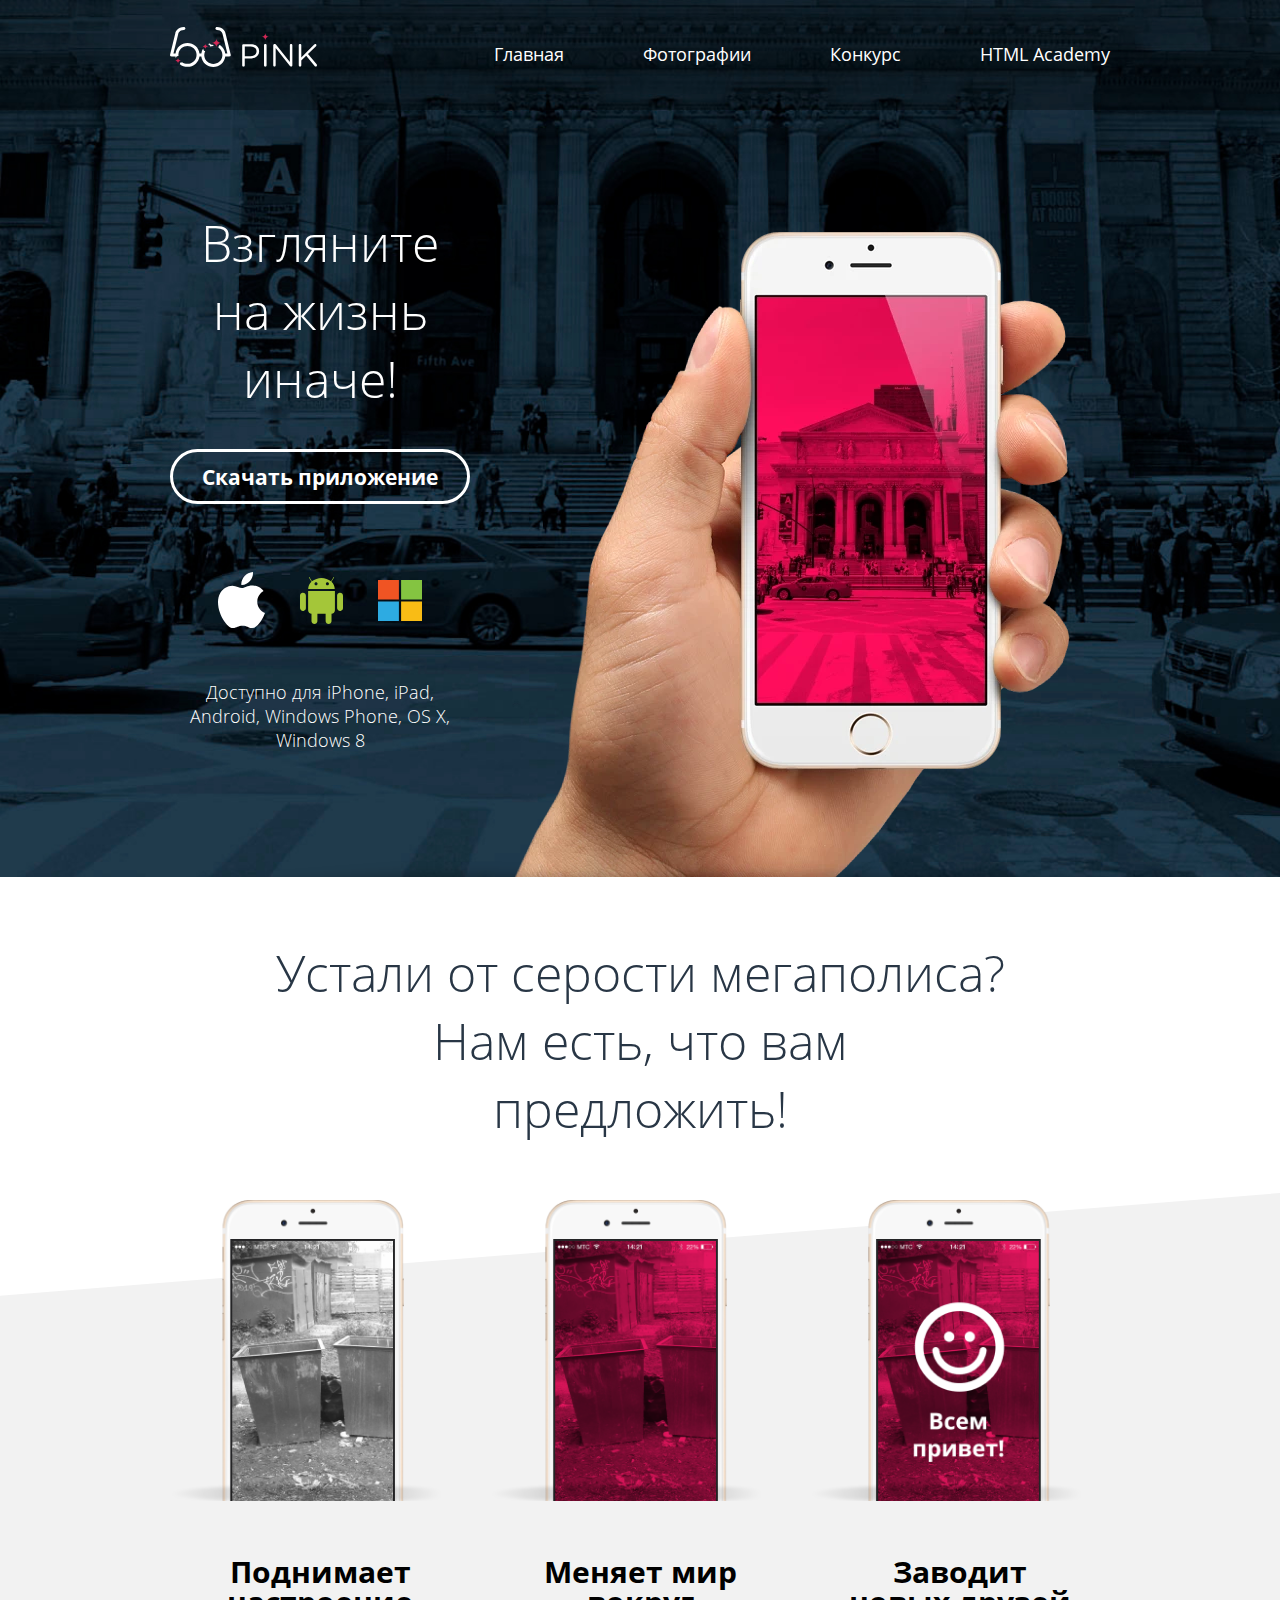
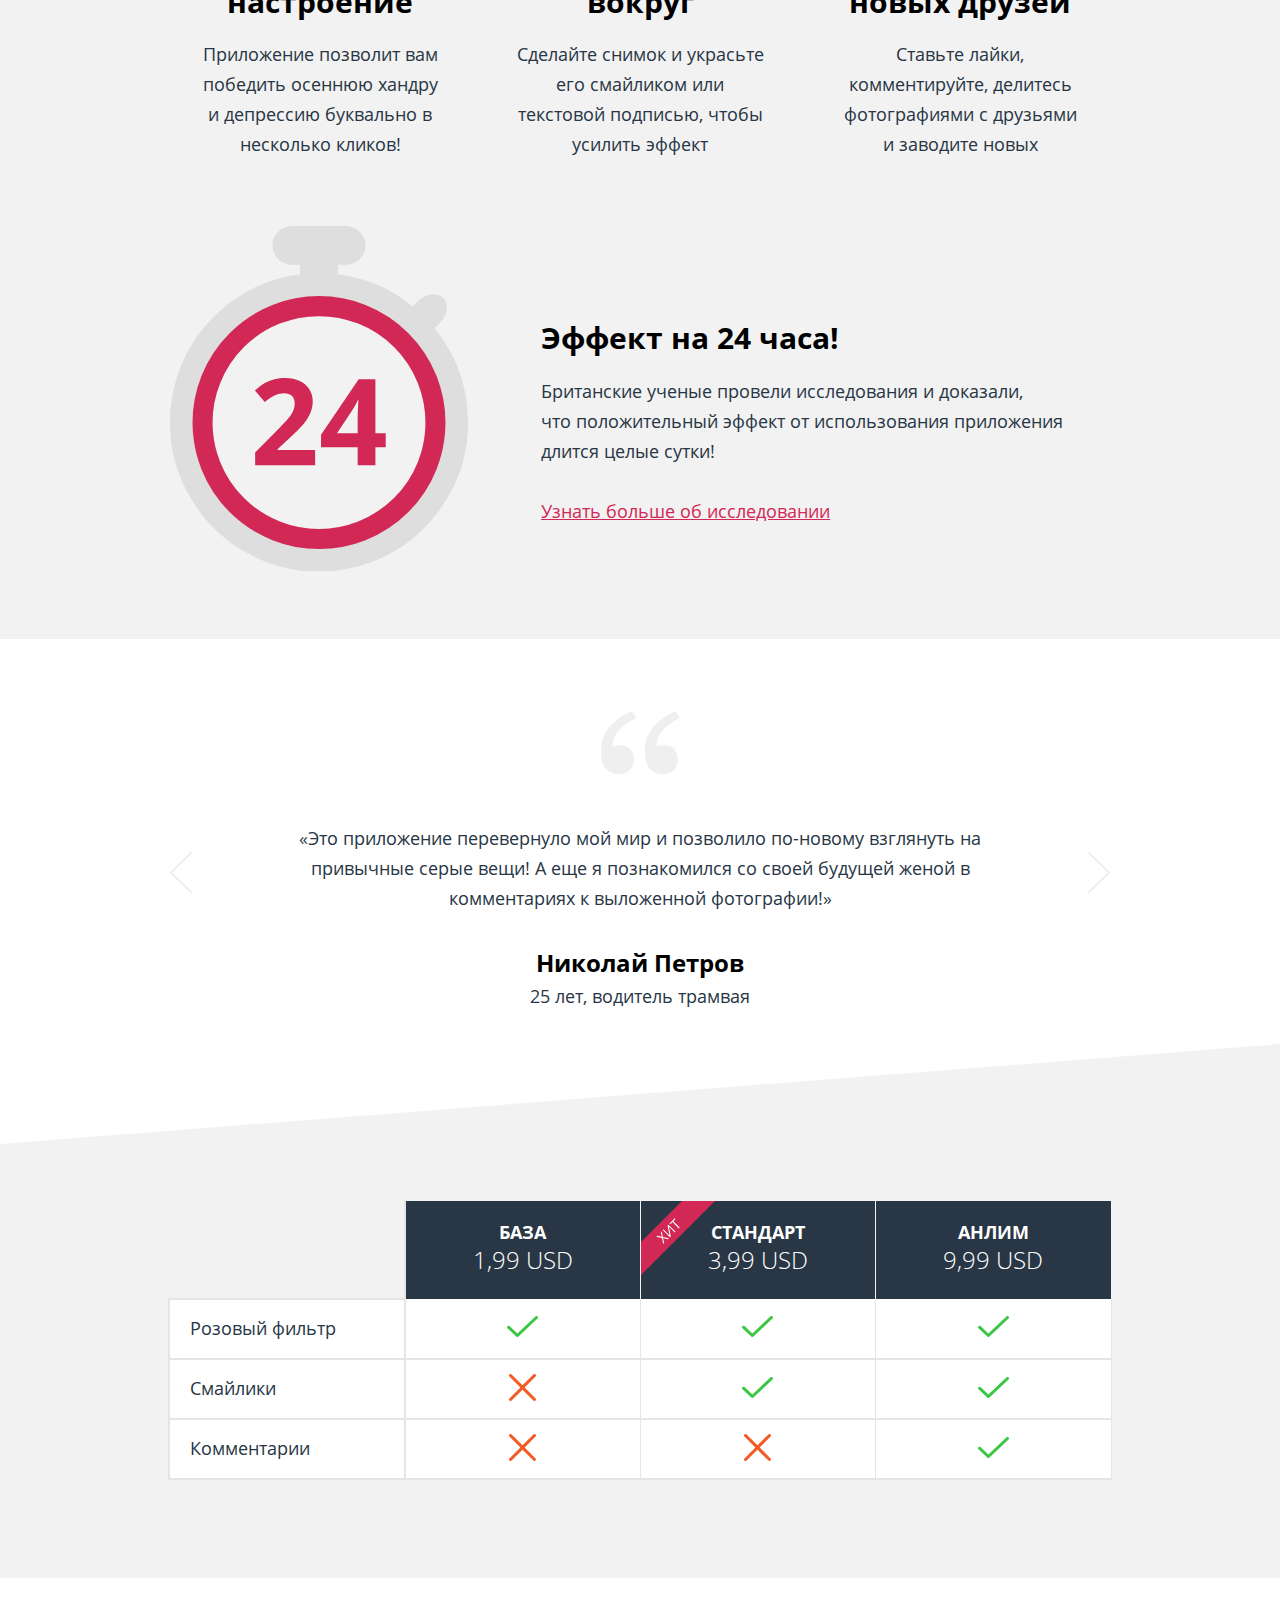
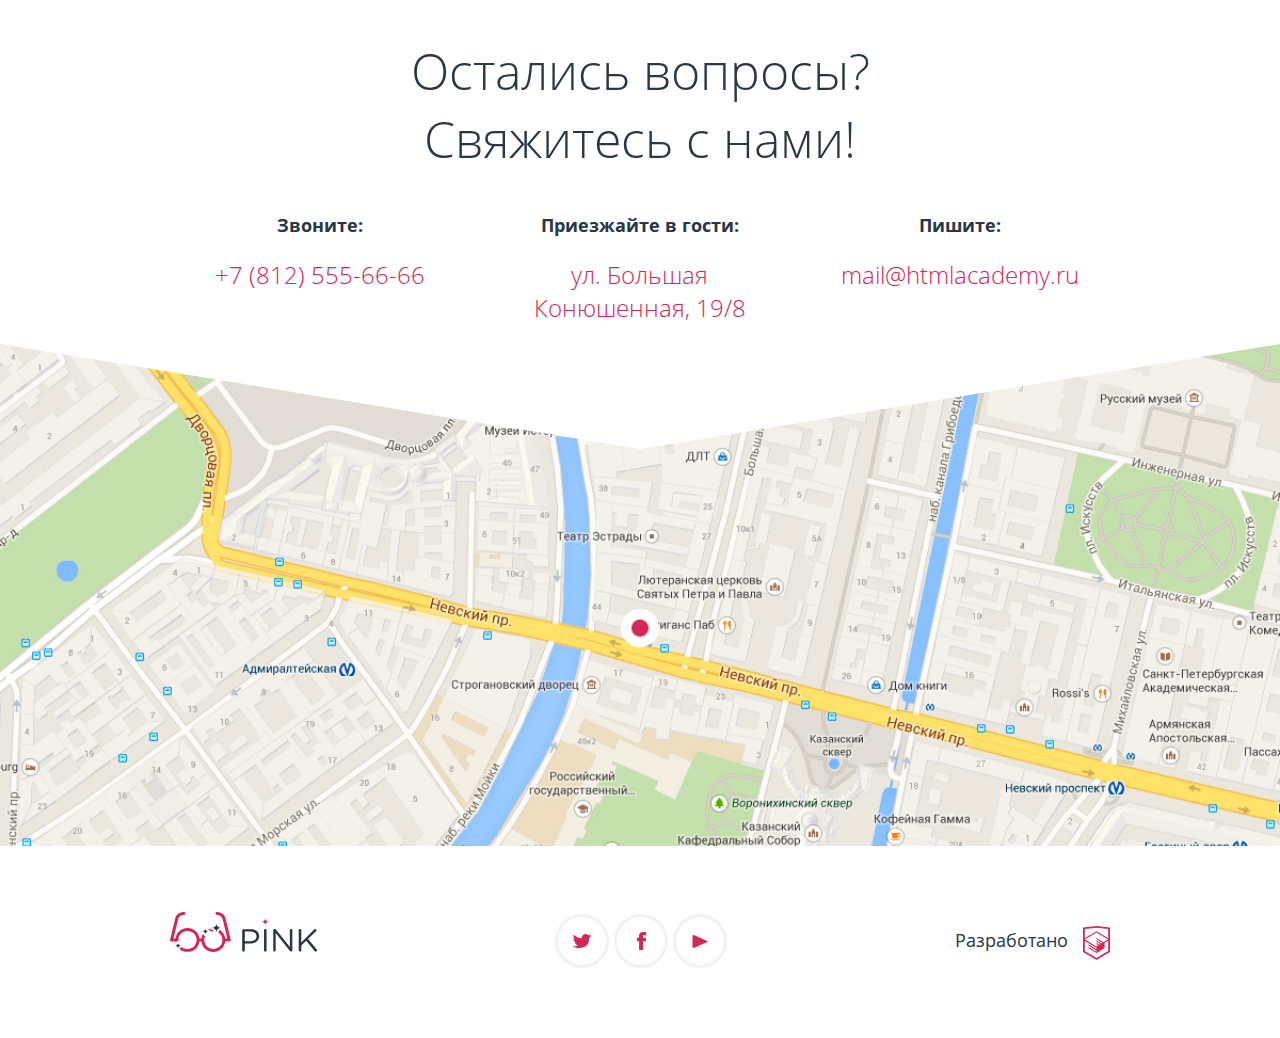
<file: index.html>
<!DOCTYPE html><html class="page no-js" lang="ru"><head><meta charset="utf-8"><meta name="viewport" content="width=device-width,initial-scale=1"><title>HTML Academy: Пинк</title><link rel="stylesheet" href="css/style.min.css"><link rel="preload" href="fonts/opensans.woff2" type="font/woff2" as="font" crossorigin><link rel="preload" href="fonts/opensansbold.woff2" type="font/woff2" as="font" crossorigin><link rel="preload" href="fonts/opensanslight.woff2" type="font/woff2" as="font" crossorigin></head><body class="page__body"><header class="header"><nav class="nav"><div class="nav__wrapper"><div class="nav__toggle-wrapper"><a class="nav__logo" aria-label="Логотип сайта Pink"><svg class="logo logo--desktop" width="147" height="40" xmlns="http://www.w3.org/2000/svg"><use xlink:href="img/sprite.svg#logo-desktop"></use></svg> <svg class="logo logo--tablet" width="145" height="40" xmlns="http://www.w3.org/2000/svg"><use xlink:href="img/sprite.svg#logo-tablet"></use></svg> <svg class="logo logo--mobile" width="74" height="23" xmlns="http://www.w3.org/2000/svg"><use xlink:href="img/sprite.svg#logo-mobile"></use></svg> </a><button class="nav__toggle nav__toggle--closed" aria-label="Меню"><svg class="nav__toggle-image nav__toggle-image--closed" width="50" height="24" xmlns="http://www.w3.org/2000/svg"><use xlink:href="img/sprite.svg#open-menu-btn"></use></svg> <svg class="nav__toggle-image nav__toggle-image--opened" width="23" height="23" xmlns="http://www.w3.org/2000/svg"><use xlink:href="img/sprite.svg#close-menu-btn"></use></svg></button></div><ul class="nav__menu menu"><li class="menu__item"><a class="menu__link">Главная</a></li><li class="menu__item"><a class="menu__link" href="catalog.html">Фотографии</a></li><li class="menu__item"><a class="menu__link" href="form.html">Конкурс</a></li><li class="menu__item"><a class="menu__link" href="https://htmlacademy.ru/intensive/adaptive">HTML Academy</a></li></ul></div></nav><section class="hero"><h2 class="visually-hidden">Скачайте приложение Pink для вашего устройства</h2><p class="hero__tagline">Взгляните на&nbsp;жизнь иначе!</p><picture><source type="image/webp" media="(min-width: 1060px)" srcset="img/download-desktop.webp, img/download-desktop@2x.webp 2x"><source type="image/webp" media="(min-width: 660px)" srcset="img/download-tablet.webp, img/download-tablet@2x.webp 2x"><source type="image/webp" srcset="img/download-mobile.webp, img/download-mobile@2x.webp 2x"><source media="(min-width: 1060px)" srcset="img/download-desktop.png, img/download-desktop@2x.png 2x"><source media="(min-width: 660px)" srcset="img/download-tablet.png, img/download-tablet@2x.png 2x"><img class="hero__image" src="img/download-mobile.png" srcset="img/download-mobile@2x.png 2x" alt="Телефон в руке"></picture><div class="hero__download"><div class="download"><a class="download__button button" href="https://www.apple.com/ru/app-store/">Скачать приложение</a><ul class="download__list"><li class="download__list-item"><a class="download__list-link" href="https://www.apple.com/ru/app-store/"><svg width="47" height="56"><use xlink:href="img/sprite.svg#apple-logo"></use></svg></a></li><li class="download__list-item"><a class="download__list-link" href="https://play.google.com/store/apps"><svg width="43" height="47"><use xlink:href="img/sprite.svg#android-logo"></use></svg></a></li><li class="download__list-item"><a class="download__list-link" href="https://www.microsoft.com/ru-ru/store/apps"><svg width="44" height="41"><use xlink:href="img/sprite.svg#microsoft-logo"></use></svg></a></li></ul><p class="download__description">Доступно для iPhone, iPad, Android, Windows Phone, OS X, Windows 8</p></div></div></section></header><main><h1 class="visually-hidden">Главная страница приложения Pink</h1><section class="advantages"><div class="container"><header class="advantages__header"><h2 class="visually-hidden">Преимущества</h2><p class="advantages__title">Устали от серости мегаполиса?</p><p class="advantages__title">Нам есть, что вам<br>предложить!</p></header><div class="advantages__wrapper"><ul class="advantages__list advantages-list"><li class="advantages-list__item advantages-list__item--mood"><h3 class="advantages-list__title">Поднимает настроение</h3><p class="advantages-list__description">Приложение позволит вам победить осеннюю хандру и депрессию буквально в несколько кликов!</p></li><li class="advantages-list__item advantages-list__item--world"><h3 class="advantages-list__title">Меняет мир вокруг</h3><p class="advantages-list__description">Сделайте снимок и украсьте его смайликом или текстовой подписью, чтобы усилить&nbsp;эффект</p></li><li class="advantages-list__item advantages-list__item--friends"><h3 class="advantages-list__title">Заводит новых&nbsp;друзей</h3><p class="advantages-list__description">Ставьте лайки, комментируйте, делитесь фотографиями с друзьями и заводите новых</p></li></ul><picture><source type="image/webp" media="(min-width: 660px)" srcset="img/advantages-tablet.webp, img/advantages-tablet@2x.webp 2x"><source type="image/webp" srcset="img/advantages-mobile.webp, img/advantages-mobile@2x.webp 2x"><source media="(min-width: 660px)" srcset="img/advantages-tablet.png, img/advantages-tablet@2x.png 2x"><img class="advantages__image" src="img/advantages-mobile.png" srcset="img/advantages-mobile@2x.png 2x" alt="Демонстрация приложения"></picture></div></div></section><section class="trick"><div class="container trick__wrapper"><div class="trick__block"><h2 class="trick__title">Эффект на&nbsp;24 часа!</h2><p class="trick__description">Британские ученые провели исследования и доказали, что&nbsp;положительный эффект от&nbsp;использования приложения длится целые сутки!</p><a class="trick__link link" href="">Узнать больше об исследовании</a></div></div></section><section class="slider reviews"><div class="container"><h2 class="visually-hidden">Отзывы</h2><div class="slider__list"><blockquote class="slider__item review"><cite class="review__author">Николай Петров</cite><p class="review__author-about">25 лет, водитель трамвая</p><p class="review__text">«Это приложение перевернуло мой мир и позволило по-новому взглянуть на привычные серые вещи! А еще я познакомился со своей будущей женой в комментариях к выложенной фотографии!»</p></blockquote><div class="slider__controls"><div class="slider__dots"><button class="slider__button slider__button--current" aria-label="Первый слайд"></button> <button class="slider__button" aria-label="Второй слайд"></button> <button class="slider__button" aria-label="Третий слайд"></button></div><div class="slider__arrows"><button class="slider__arrow" aria-label="Предыдущий слайд"></button> <button class="slider__arrow" aria-label="Следующий слайд"></button></div></div></div></div></section><section class="price"><h2 class="visually-hidden">Тарифы</h2><div class="price__slider slider container"><table class="price__table tariffs"><tr class="tariffs__row"><th class="tariffs__function tariffs__function--empty"></th><th class="tariffs__header"><p class="tariffs__title">База</p><p class="tariffs__cost">1,99 USD</p></th><th class="tariffs__header tariffs__header--hit"><p class="tariffs__title">Стандарт</p><p class="tariffs__cost">3,99 USD</p></th><th class="tariffs__header"><p class="tariffs__title">Анлим</p><p class="tariffs__cost">9,99 USD</p></th></tr><tr class="tariffs__row"><td class="tariffs__function">Розовый фильтр</td><td class="tariffs__include tariffs__include--on"><span class="tariffs__text">Розовый фильтр</span></td><td class="tariffs__include tariffs__include--on"><span class="tariffs__text">Розовый фильтр</span></td><td class="tariffs__include tariffs__include--on"><span class="tariffs__text">Розовый фильтр</span></td></tr><tr class="tariffs__row"><td class="tariffs__function">Смайлики</td><td class="tariffs__include tariffs__include--off"><span class="tariffs__text">Смайлики</span></td><td class="tariffs__include tariffs__include--on"><span class="tariffs__text">Смайлики</span></td><td class="tariffs__include tariffs__include--on"><span class="tariffs__text">Смайлики</span></td></tr><tr class="tariffs__row"><td class="tariffs__function">Комментарии</td><td class="tariffs__include tariffs__include--off"><span class="tariffs__text">Комментарии</span></td><td class="tariffs__include tariffs__include--off"><span class="tariffs__text">Комментарии</span></td><td class="tariffs__include tariffs__include--on"><span class="tariffs__text">Комментарии</span></td></tr></table><div class="slider__dots price__controls"><button class="slider__button" aria-label="Первый слайд"></button> <button class="slider__button slider__button--current" aria-label="Второй слайд"></button> <button class="slider__button" aria-label="Третий слайд"></button></div></div></section><section class="contacts"><div class="container"><h2 class="visually-hidden">Контакты</h2><p class="contacts__headline">Остались вопросы?<br>Свяжитесь с нами!</p><ul class="contacts__list"><li class="contacts__item"><h3 class="contacts__title">Звоните:</h3><a class="contacts__link link" href="tel:+78125556666">+7 (812) 555-66-66</a></li><li class="contacts__item"><h3 class="contacts__title">Пишите:</h3><a class="contacts__link link" href="mailto:mail@htmlacademy.ru">mail@htmlacademy.ru</a></li><li class="contacts__item"><h3 class="contacts__title">Приезжайте в гости:</h3><address class="contacts__address">ул. Большая Конюшенная,&nbsp;19/8</address></li></ul></div></section><section class="map"><h2 class="visually-hidden">Схема проезда</h2><iframe class="map__google" src="https://www.google.com/maps/embed?pb=!1m18!1m12!1m3!1d1998.6037999040354!2d30.322010416394033!3d59.938716271971415!2m3!1f0!2f0!3f0!3m2!1i1024!2i768!4f13.1!3m3!1m2!1s0x4696310fca5ba729%3A0xea9c53d4493c879f!2sBolshaya+Konyushennaya+ul.%2C+19%2C+Sankt-Peterburg%2C+Russia%2C+191186!5e0!3m2!1sen!2s!4v1441888483426" allowfullscreen title="Офис компании по адресу ул. Большая Конюшенная 19/8, Санкт-Петербург"></iframe></section></main><footer class="footer"><div class="footer__wrapper container"><a class="footer__logo" aria-label="Логотип сайта Pink"><svg class="footer__logo-image footer__logo-image--mobile" width="145" height="40" xmlns="http://www.w3.org/2000/svg"><use xlink:href="img/sprite.svg#logo-footer"></use></svg> <svg class="footer__logo-image footer__logo-image--desktop" width="147" height="40" xmlns="http://www.w3.org/2000/svg"><use xlink:href="img/sprite.svg#logo-footer-desktop"></use></svg></a><ul class="footer__socials socials"><li class="socials__item"><a class="socials__link" href="" aria-label="twitter"><svg width="18" height="14" xmlns="http://www.w3.org/2000/svg"><use xlink:href="img/sprite.svg#twitter"></use></svg></a></li><li class="socials__item"><a class="socials__link" href="" aria-label="facebook"><svg width="9" height="18" xmlns="http://www.w3.org/2000/svg"><use xlink:href="img/sprite.svg#facebook"></use></svg></a></li><li class="socials__item"><a class="socials__link" href="" aria-label="youtube"><svg width="20" height="13" xmlns="http://www.w3.org/2000/svg"><use xlink:href="img/sprite.svg#youtube"></use></svg></a></li></ul><p class="footer__copyrigth">Разработано <a class="footer__copyright-link" href="https://htmlacademy.ru/intensive/adaptive" aria-label="HTML Academy"><svg class="footer__copyright-logo" width="27" height="34" xmlns="http://www.w3.org/2000/svg"><use xlink:href="img/sprite.svg#htmlacademy"></use></svg></a></p></div></footer><script src="js/scripts.min.js"></script></body></html>
</file>
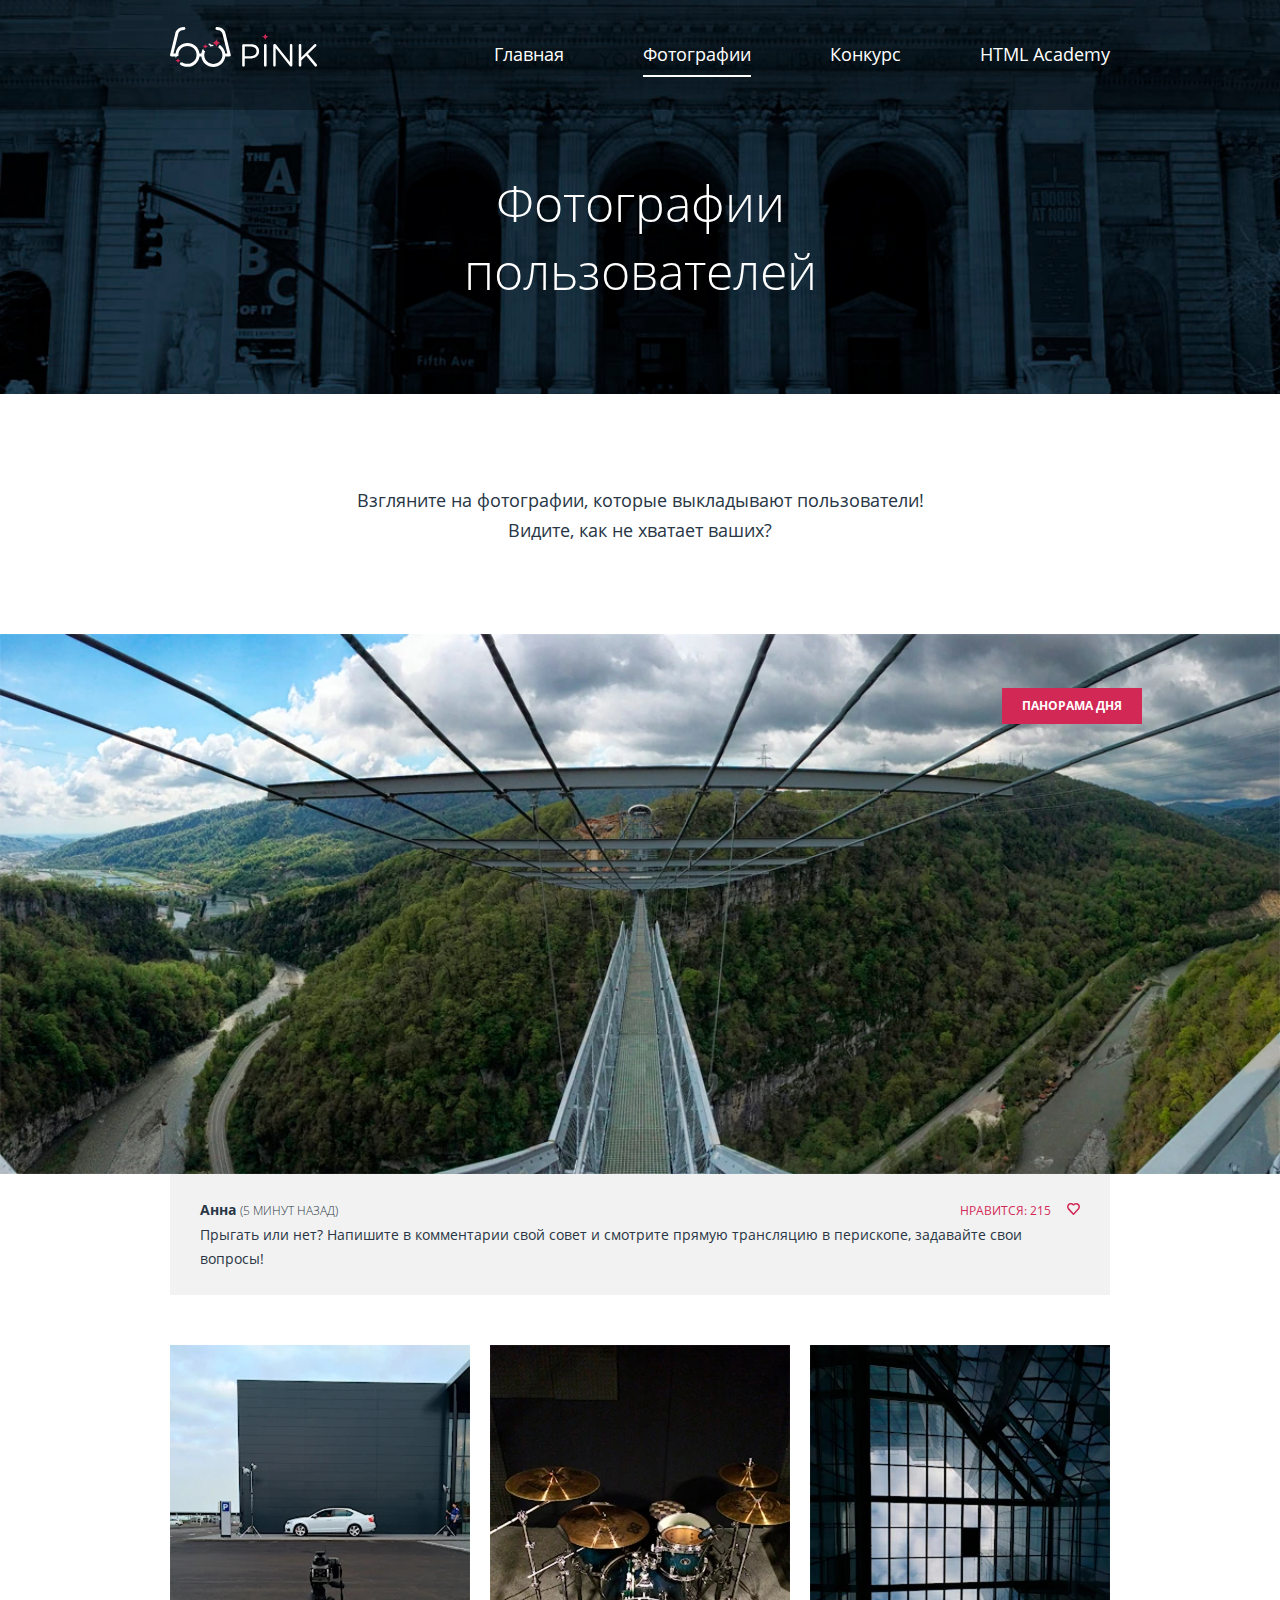
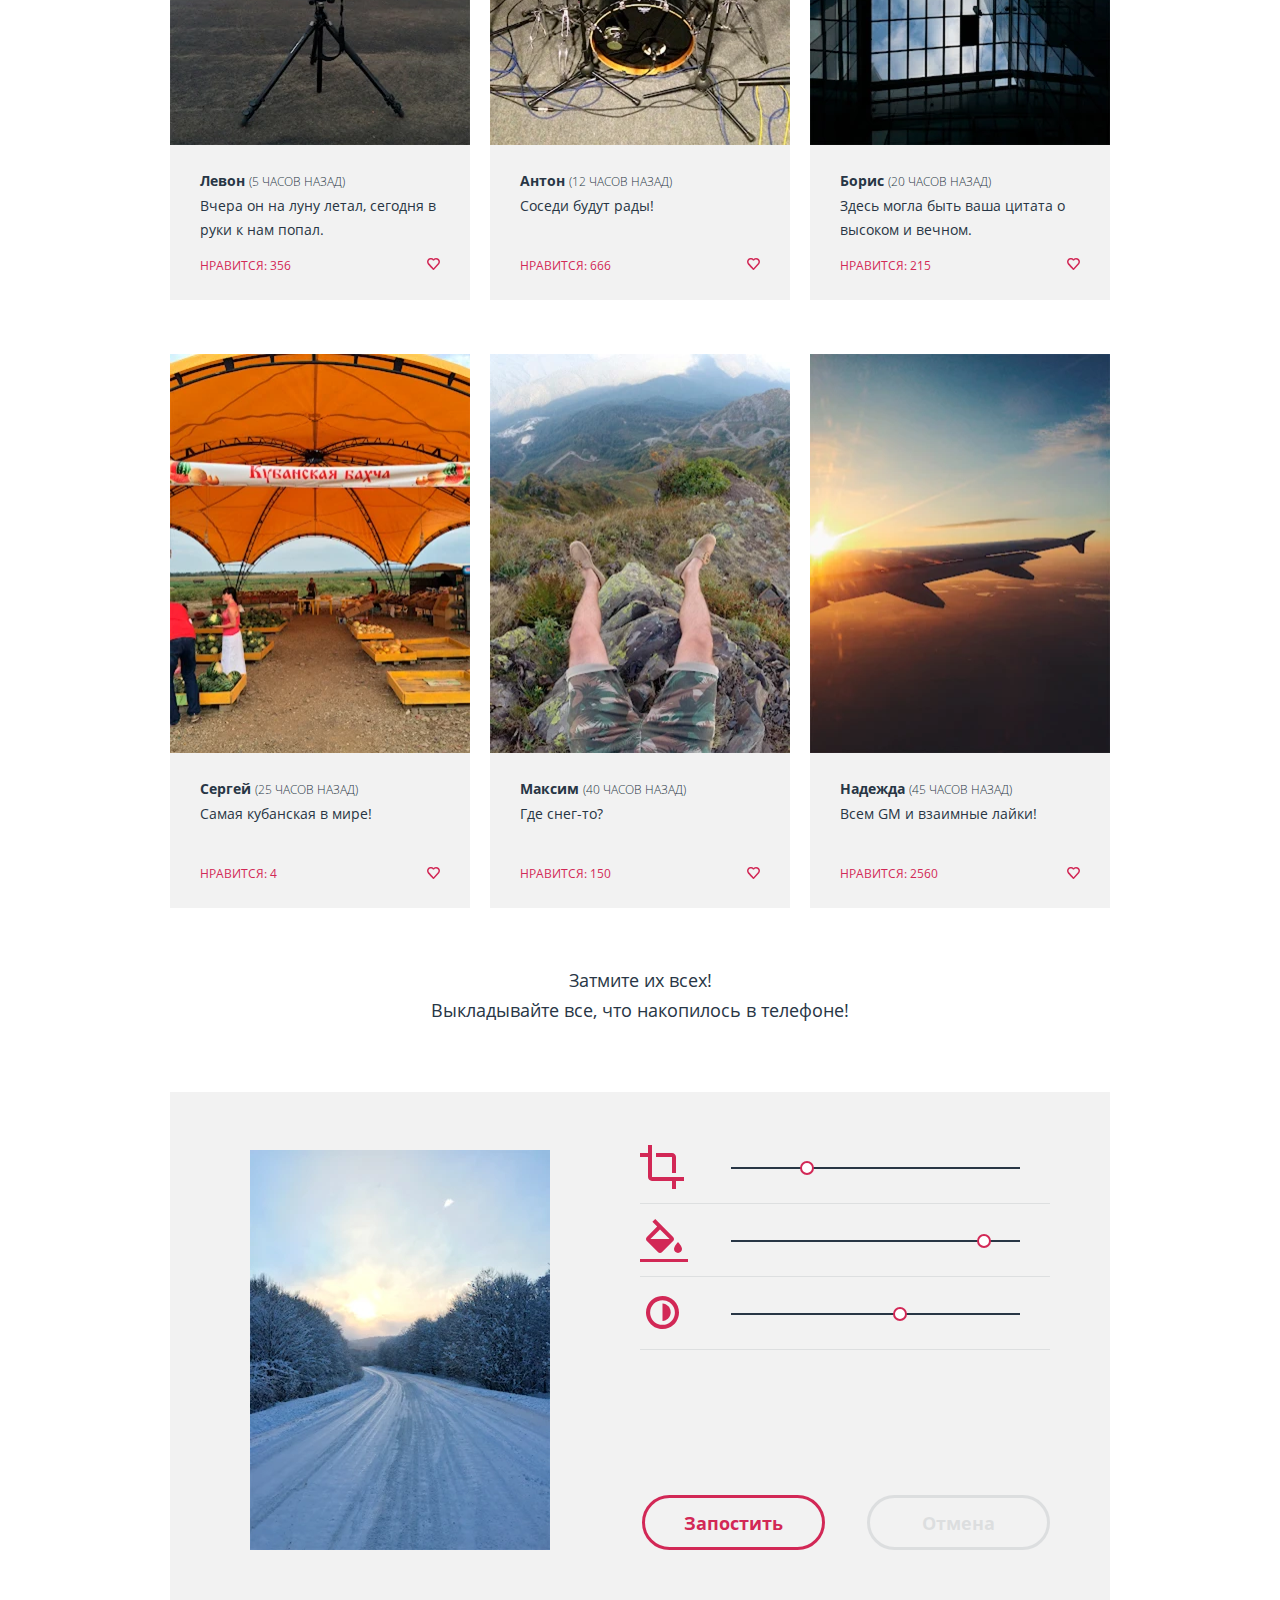
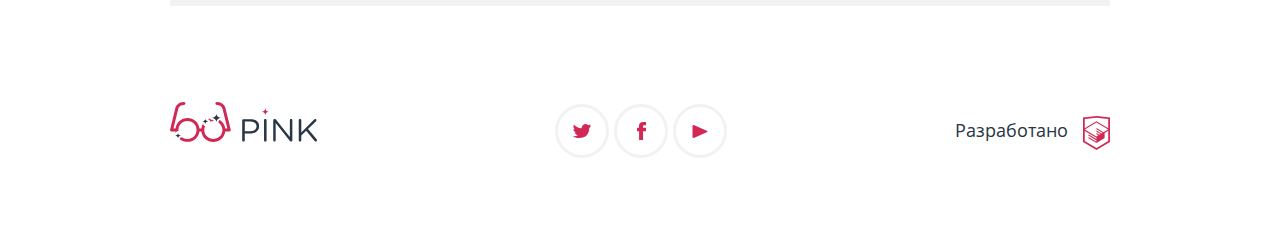
<file: catalog.html>
<!DOCTYPE html><html class="page no-js" lang="ru"><head><meta charset="utf-8"><meta name="viewport" content="width=device-width,initial-scale=1"><title>HTML Academy: Пинк</title><link rel="stylesheet" href="css/style.min.css"><link rel="preload" href="fonts/opensans.woff2" type="font/woff2" as="font" crossorigin><link rel="preload" href="fonts/opensansbold.woff2" type="font/woff2" as="font" crossorigin><link rel="preload" href="fonts/opensanslight.woff2" type="font/woff2" as="font" crossorigin></head><body class="page__body"><header class="header"><nav class="nav"><div class="nav__wrapper"><div class="nav__toggle-wrapper"><a class="nav__logo" href="index.html" aria-label="Логотип сайта Pink"><svg class="logo logo--desktop" width="147" height="40" xmlns="http://www.w3.org/2000/svg"><use xlink:href="img/sprite.svg#logo-desktop"></use></svg> <svg class="logo logo--tablet" width="145" height="40" xmlns="http://www.w3.org/2000/svg"><use xlink:href="img/sprite.svg#logo-tablet"></use></svg> <svg class="logo logo--mobile" width="74" height="23" xmlns="http://www.w3.org/2000/svg"><use xlink:href="img/sprite.svg#logo-mobile"></use></svg> </a><button class="nav__toggle nav__toggle--closed" aria-label="Меню"><svg class="nav__toggle-image nav__toggle-image--closed" width="50" height="24" xmlns="http://www.w3.org/2000/svg"><use xlink:href="img/sprite.svg#open-menu-btn"></use></svg> <svg class="nav__toggle-image nav__toggle-image--opened" width="23" height="23" xmlns="http://www.w3.org/2000/svg"><use xlink:href="img/sprite.svg#close-menu-btn"></use></svg></button></div><ul class="nav__menu menu"><li class="menu__item"><a class="menu__link" href="index.html">Главная</a></li><li class="menu__item"><a class="menu__link menu__link--active">Фотографии</a></li><li class="menu__item"><a class="menu__link" href="form.html">Конкурс</a></li><li class="menu__item"><a class="menu__link" href="https://htmlacademy.ru/intensive/adaptive">HTML Academy</a></li></ul></div></nav><div class="header__wrapper"><h1 class="header__title">Фотографии<br>пользователей</h1></div></header><main><section class="catalog"><h2 class="visually-hidden">Список фотографий пользователей</h2><p class="catalog__title">Взгляните на фотографии, которые выкладывают пользователи! Видите, как не хватает ваших?</p><div class="post post--day"><a href=""><picture><source type="image/webp" media="(min-width: 1060px)" srcset="img/panorama-desktop.webp, img/panorama-desktop@2x.webp 2x"><source type="image/webp" media="(min-width: 660px)" srcset="img/panorama-tablet.webp, img/panorama-tablet@2x.webp 2x"><source type="image/webp" srcset="img/panorama.webp, img/panorama@2x.webp 2x"><source media="(min-width: 1060px)" srcset="img/panorama-desktop.jpg, img/panorama-desktop@2x.jpg 2x"><source media="(min-width: 660px)" srcset="img/panorama-tablet.jpg, img/panorama-tablet@2x.jpg 2x"><img class="post__img post__img--day" src="img/panorama.jpg" srcset="img/panorama@2x.jpg 2x" alt="Панорама дня"></picture></a><div class="container"><blockquote class="post__comment post__comment--day"><cite class="post__author">Анна <span class="post__time">(5 минут назад)</span></cite><p class="post__description">Прыгать или нет? Напишите в комментарии свой совет и смотрите прямую трансляцию в перископе, задавайте свои вопросы!</p><p class="post__likes"><button class="post__heart post__heart--day" aria-label="Нравится"><svg width="13" height="12" xmlns="http://www.w3.org/2000/svg"><use xlink:href="img/sprite.svg#heart"></use></svg></button> Нравится:&nbsp;<span class="post__likes-count">215</span></p></blockquote></div></div><div class="container"><ul class="posts"><li class="posts__item post"><a href=""><picture><source type="image/webp" media="(min-width: 1060px)" srcset="img/photo-1-desktop.webp, img/photo-1-desktop@2x.webp 2x"><source type="image/webp" media="(min-width: 660px)" srcset="img/photo-1-tablet.webp, img/photo-1-tablet@2x.webp 2x"><source type="image/webp" srcset="img/photo-1-mobile.webp, img/photo-1-mobile@2x.webp 2x"><source media="(min-width: 1060px)" srcset="img/photo-1-desktop.jpg, img/photo-1-desktop@2x.jpg 2x"><source media="(min-width: 660px)" srcset="img/photo-1-tablet.jpg, img/photo-1-tablet@2x.jpg 2x"><img class="post__img" src="img/photo-1-mobile.jpg" srcset="img/photo-1-mobile@2x.jpg 2x" alt="Процесс съемки белого автомобиля"></picture></a><blockquote class="post__comment"><cite class="post__author">Левон <span class="post__time">(5 часов назад)</span></cite><p class="post__description">Вчера он на луну летал, сегодня в руки к нам попал.</p><p class="post__likes"><button class="post__heart" aria-label="Нравится"><svg width="13" height="12" xmlns="http://www.w3.org/2000/svg"><use xlink:href="img/sprite.svg#heart"></use></svg></button> Нравится:&nbsp;<span class="post__likes-count">356</span></p></blockquote></li><li class="posts__item post"><a href=""><picture><source type="image/webp" media="(min-width: 1060px)" srcset="img/photo-2-desktop.webp, img/photo-2-desktop@2x.webp 2x"><source type="image/webp" media="(min-width: 660px)" srcset="img/photo-2-tablet.webp, img/photo-2-tablet@2x.webp 2x"><source type="image/webp" srcset="img/photo-2-mobile.webp, img/photo-2-mobile@2x.webp 2x"><source media="(min-width: 1060px)" srcset="img/photo-2-desktop.jpg, img/photo-2-desktop@2x.jpg 2x"><source media="(min-width: 660px)" srcset="img/photo-2-tablet.jpg, img/photo-2-tablet@2x.jpg 2x"><img class="post__img" src="img/photo-2-mobile.jpg" srcset="img/photo-2-mobile@2x.jpg 2x" alt="Барабанная установка"></picture></a><blockquote class="post__comment"><cite class="post__author">Антон <span class="post__time">(12 часов назад)</span></cite><p class="post__description">Соседи будут рады!</p><p class="post__likes"><button class="post__heart" aria-label="Нравится"><svg width="13" height="12" xmlns="http://www.w3.org/2000/svg"><use xlink:href="img/sprite.svg#heart"></use></svg></button> Нравится:&nbsp;<span class="post__likes-count">666</span></p></blockquote></li><li class="posts__item post"><a href=""><picture><source type="image/webp" media="(min-width: 1060px)" srcset="img/photo-3-desktop.webp, img/photo-3-desktop@2x.webp 2x"><source type="image/webp" media="(min-width: 660px)" srcset="img/photo-3-tablet.webp, img/photo-3-tablet@2x.webp 2x"><source type="image/webp" srcset="img/photo-3-mobile.webp, img/photo-3-mobile@2x.webp 2x"><source media="(min-width: 1060px)" srcset="img/photo-3-desktop.jpg, img/photo-3-desktop@2x.jpg 2x"><source media="(min-width: 660px)" srcset="img/photo-3-tablet.jpg, img/photo-3-tablet@2x.jpg 2x"><img class="post__img" src="img/photo-3-mobile.jpg" srcset="img/photo-3-mobile@2x.jpg 2x" alt="Стеклянный потолок с видом на небо"></picture></a><blockquote class="post__comment"><cite class="post__author">Борис <span class="post__time">(20 часов назад)</span></cite><p class="post__description">Здесь могла быть ваша цитата о высоком и вечном.</p><p class="post__likes"><button class="post__heart" aria-label="Нравится"><svg width="13" height="12" xmlns="http://www.w3.org/2000/svg"><use xlink:href="img/sprite.svg#heart"></use></svg></button> Нравится:&nbsp;<span class="post__likes-count">215</span></p></blockquote></li><li class="posts__item post"><a href=""><picture><source type="image/webp" media="(min-width: 1060px)" srcset="img/photo-4-desktop.webp, img/photo-4-desktop@2x.webp 2x"><source type="image/webp" media="(min-width: 660px)" srcset="img/photo-4-tablet.webp, img/photo-4-tablet@2x.webp 2x"><source type="image/webp" srcset="img/photo-4-mobile.webp, img/photo-4-mobile@2x.webp 2x"><source media="(min-width: 1060px)" srcset="img/photo-4-desktop.jpg, img/photo-4-desktop@2x.jpg 2x"><source media="(min-width: 660px)" srcset="img/photo-4-tablet.jpg, img/photo-4-tablet@2x.jpg 2x"><img class="post__img" src="img/photo-4-mobile.jpg" srcset="img/photo-4-mobile@2x.jpg 2x" alt="Ярморка Кубанская бахча"></picture></a><blockquote class="post__comment"><cite class="post__author">Сергей <span class="post__time">(25 часов назад)</span></cite><p class="post__description">Самая кубанская в мире!</p><p class="post__likes"><button class="post__heart" aria-label="Нравится"><svg width="13" height="12" xmlns="http://www.w3.org/2000/svg"><use xlink:href="img/sprite.svg#heart"></use></svg></button> Нравится:&nbsp;<span class="post__likes-count">4</span></p></blockquote></li><li class="posts__item post"><a href=""><picture><source type="image/webp" media="(min-width: 1060px)" srcset="img/photo-5-desktop.webp, img/photo-5-desktop@2x.webp 2x"><source type="image/webp" media="(min-width: 660px)" srcset="img/photo-5-tablet.webp, img/photo-5-tablet@2x.webp 2x"><source type="image/webp" srcset="img/photo-5-mobile.webp, img/photo-5-mobile@2x.webp 2x"><source media="(min-width: 1060px)" srcset="img/photo-5-desktop.jpg, img/photo-5-desktop@2x.jpg 2x"><source media="(min-width: 660px)" srcset="img/photo-5-tablet.jpg, img/photo-5-tablet@2x.jpg 2x"><img class="post__img" src="img/photo-5-mobile.jpg" srcset="img/photo-5-mobile@2x.jpg 2x" alt="Мужчина сидит над обрывом скалы"></picture></a><blockquote class="post__comment"><cite class="post__author">Максим <span class="post__time">(40 часов назад)</span></cite><p class="post__description">Где снег-то?</p><p class="post__likes"><button class="post__heart" aria-label="Нравится"><svg width="13" height="12" xmlns="http://www.w3.org/2000/svg"><use xlink:href="img/sprite.svg#heart"></use></svg></button> Нравится:&nbsp;<span class="post__likes-count">150</span></p></blockquote></li><li class="posts__item post"><a href=""><picture><source type="image/webp" media="(min-width: 1060px)" srcset="img/photo-6-desktop.webp, img/photo-6-desktop@2x.webp 2x"><source type="image/webp" media="(min-width: 660px)" srcset="img/photo-6-tablet.webp, img/photo-6-tablet@2x.webp 2x"><source type="image/webp" srcset="img/photo-6-mobile.webp, img/photo-6-mobile@2x.webp 2x"><source media="(min-width: 1060px)" srcset="img/photo-6-desktop.jpg, img/photo-6-desktop@2x.jpg 2x"><source media="(min-width: 660px)" srcset="img/photo-6-tablet.jpg, img/photo-6-tablet@2x.jpg 2x"><img class="post__img" src="img/photo-6-mobile.jpg" srcset="img/photo-6-mobile@2x.jpg 2x" alt="Вид на крыло самолета во время полета, закат"></picture></a><blockquote class="post__comment"><cite class="post__author">Надежда <span class="post__time">(45 часов назад)</span></cite><p class="post__description">Всем GM и взаимные лайки!</p><p class="post__likes"><button class="post__heart" aria-label="Нравится"><svg width="13" height="12" xmlns="http://www.w3.org/2000/svg"><use xlink:href="img/sprite.svg#heart"></use></svg></button> Нравится:&nbsp;<span class="post__likes-count">2560</span></p></blockquote></li></ul></div><p class="catalog__text">Затмите их всех!<br>Выкладывайте все, что накопилось в телефоне!</p></section><section class="upload"><h2 class="visually-hidden">Загрузить фотографию</h2><form class="upload__form preview" action="https://echo.htmlacademy.ru" method="POST"><div class="preview__image-wrapper"><picture><source type="image/webp" media="(min-width: 660px)" srcset="img/photo-7-tablet.webp, img/photo-7-tablet@2x.webp 2x"><source type="image/webp" srcset="img/photo-7-mobile.webp, img/photo-7-mobile@2x.webp 2x"><source media="(min-width: 660px)" srcset="img/photo-7-tablet.jpg, img/photo-7-tablet@2x.jpg 2x"><img class="preview__image" src="img/photo-7-mobile.jpg" srcset="img/photo-7-mobile@2x.jpg 2x" alt="Предпросмотр пользовательской фотограии"></picture></div><div class="preview__filter"><div class="filter"><ul class="filter__list"><li class="filter__item"><label class="filter__label filter__label--cut"><input class="visually-hidden" type="checkbox" name="cut" aria-label="Обрезка" checked="checked"> <svg class="filter__image filter__image--crop filter__image--active" width="44" height="44" xmlns="http://www.w3.org/2000/svg"><use xlink:href="img/sprite.svg#crop"></use></svg></label><p class="filter__bar filter__bar--active"><button class="filter__pin filter__pin--cut" type="button"></button></p></li><li class="filter__item"><label class="filter__label filter__label--fill"><input class="visually-hidden" type="checkbox" name="fill" aria-label="Заливка"> <svg class="filter__image filter__image--fill" width="48" height="43" xmlns="http://www.w3.org/2000/svg"><use xlink:href="img/sprite.svg#fill"></use></svg></label><p class="filter__bar"><button class="filter__pin filter__pin--fill" type="button"></button></p></li><li class="filter__item"><label class="filter__label filter__label--contrast"><input class="visually-hidden" type="checkbox" name="contrast" aria-label="Контрастность"> <svg class="filter__image filter__image--contrast" width="33" height="33" xmlns="http://www.w3.org/2000/svg"><use xlink:href="img/sprite.svg#contrast"></use></svg></label><p class="filter__bar"><button class="filter__pin filter__pin--contrast" type="button"></button></p></li></ul></div><div class="preview__actions"><button class="preview__button button button--active" type="submit">Запостить</button> <button class="preview__button button button--reset" type="reset">Отмена</button></div></div></form></section></main><footer class="footer"><div class="footer__wrapper container"><a class="footer__logo" href="index.html" aria-label="Логотип сайта Pink"><svg class="footer__logo-image footer__logo-image--mobile" width="145" height="40" xmlns="http://www.w3.org/2000/svg"><use xlink:href="img/sprite.svg#logo-footer"></use></svg> <svg class="footer__logo-image footer__logo-image--desktop" width="147" height="40" xmlns="http://www.w3.org/2000/svg"><use xlink:href="img/sprite.svg#logo-footer-desktop"></use></svg></a><ul class="footer__socials socials"><li class="socials__item"><a class="socials__link" href="" aria-label="twitter"><svg width="18" height="14" xmlns="http://www.w3.org/2000/svg"><use xlink:href="img/sprite.svg#twitter"></use></svg></a></li><li class="socials__item"><a class="socials__link" href="" aria-label="facebook"><svg width="9" height="18" xmlns="http://www.w3.org/2000/svg"><use xlink:href="img/sprite.svg#facebook"></use></svg></a></li><li class="socials__item"><a class="socials__link" href="" aria-label="youtube"><svg width="20" height="13" xmlns="http://www.w3.org/2000/svg"><use xlink:href="img/sprite.svg#youtube"></use></svg></a></li></ul><p class="footer__copyrigth">Разработано <a class="footer__copyright-link" href="https://htmlacademy.ru/intensive/adaptive" aria-label="HTML Academy"><svg class="footer__copyright-logo" width="27" height="34" xmlns="http://www.w3.org/2000/svg"><use xlink:href="img/sprite.svg#htmlacademy"></use></svg></a></p></div></footer><script src="js/scripts.min.js"></script></body></html>
</file>
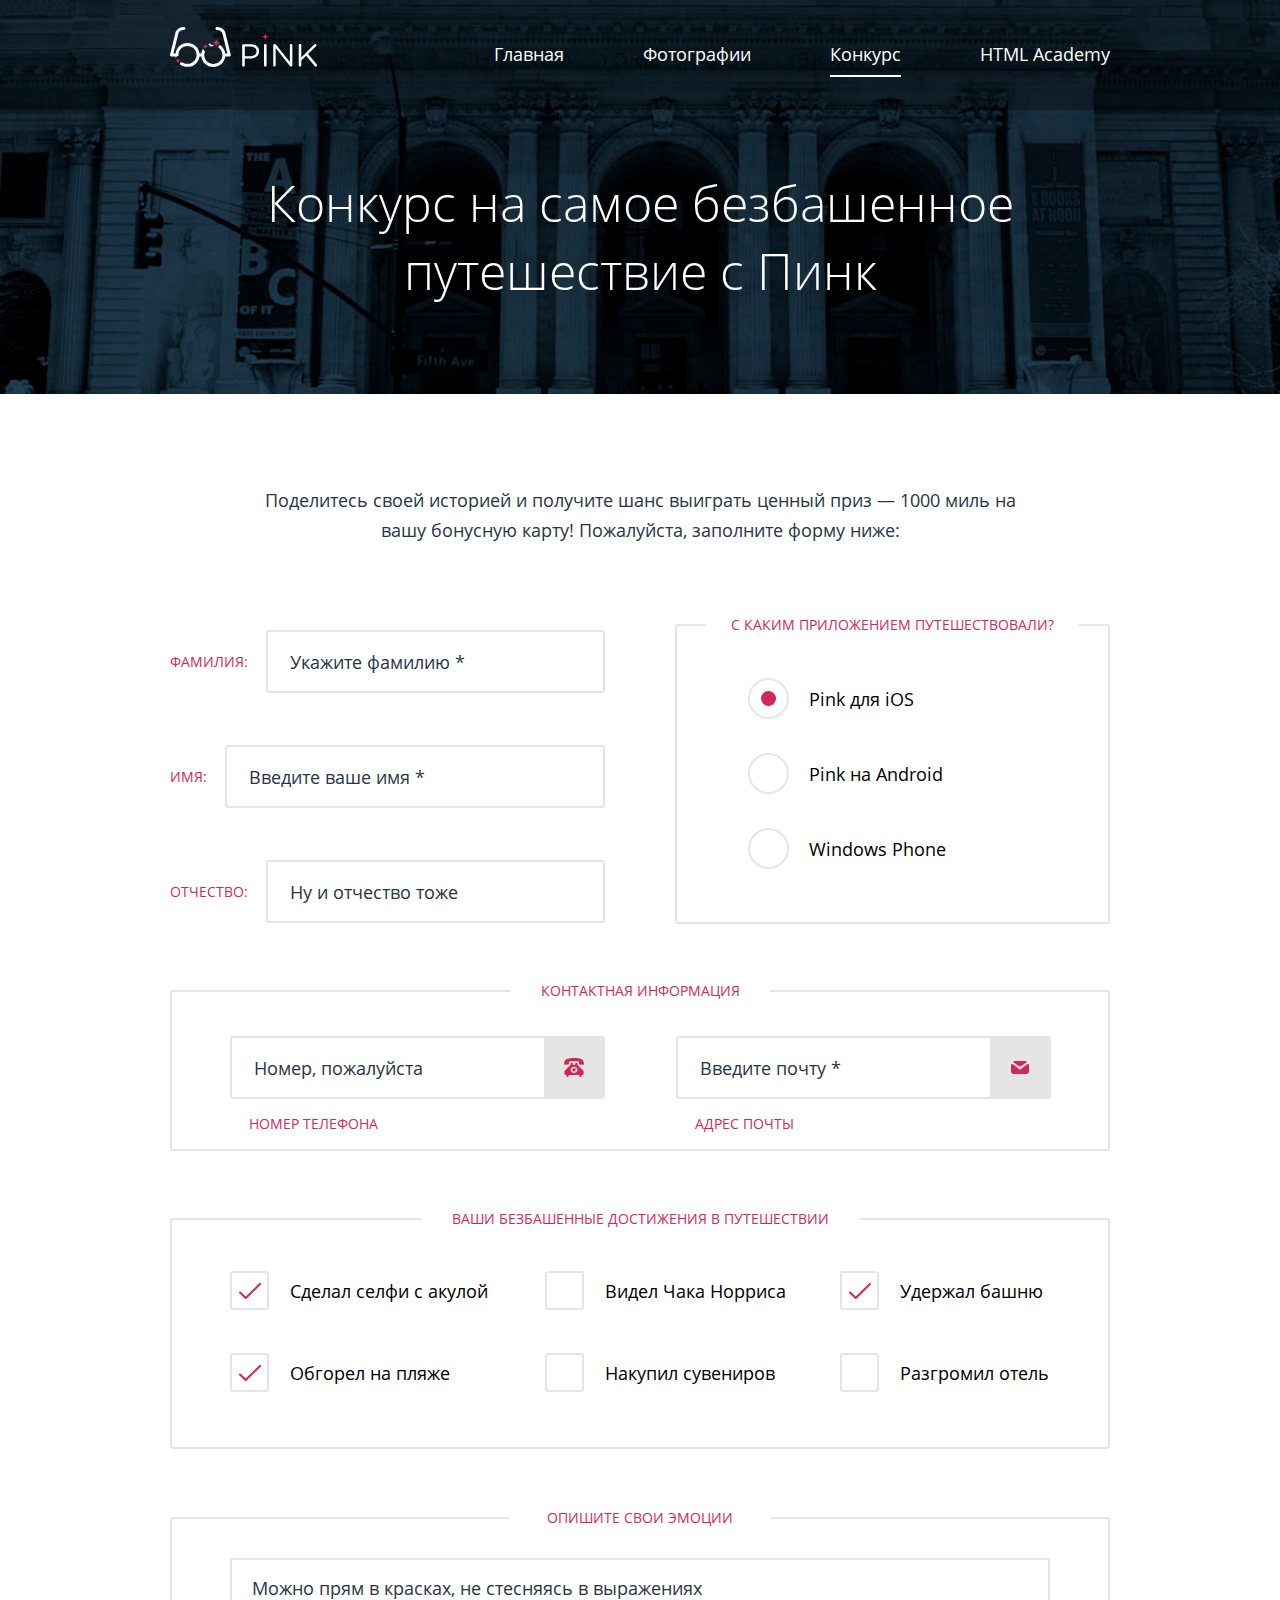
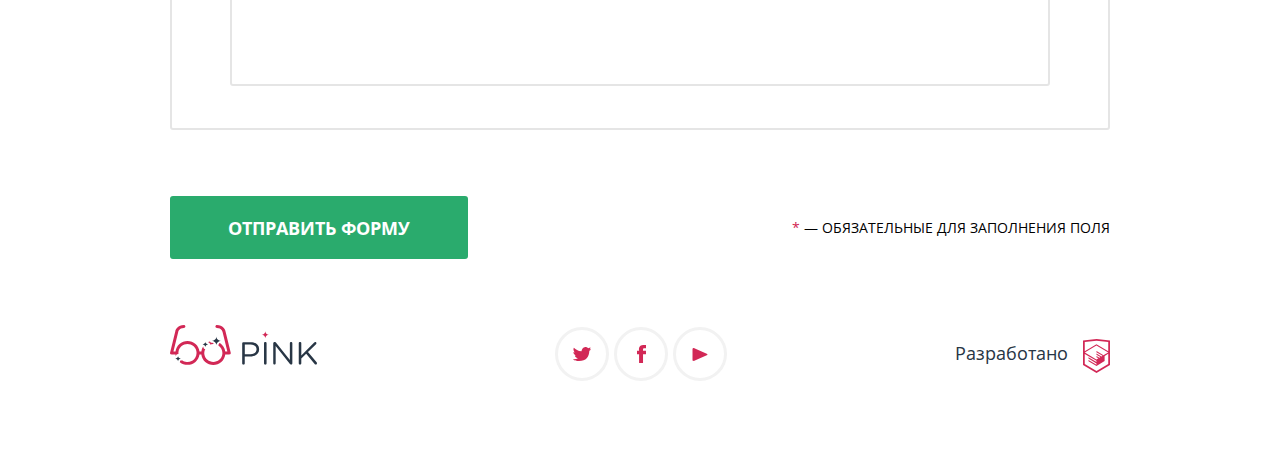
<file: form.html>
<!DOCTYPE html><html class="page no-js" lang="ru"><head><meta charset="utf-8"><meta name="viewport" content="width=device-width,initial-scale=1"><title>HTML Academy: Пинк</title><link rel="stylesheet" href="css/style.min.css"><link rel="preload" href="fonts/opensans.woff2" type="font/woff2" as="font" crossorigin><link rel="preload" href="fonts/opensansbold.woff2" type="font/woff2" as="font" crossorigin><link rel="preload" href="fonts/opensanslight.woff2" type="font/woff2" as="font" crossorigin></head><body class="page__body"><header class="header"><nav class="nav"><div class="nav__wrapper"><div class="nav__toggle-wrapper"><a class="nav__logo" href="index.html" aria-label="Логотип сайта Pink"><svg class="logo logo--desktop" width="147" height="40" xmlns="http://www.w3.org/2000/svg"><use xlink:href="img/sprite.svg#logo-desktop"></use></svg> <svg class="logo logo--tablet" width="145" height="40" xmlns="http://www.w3.org/2000/svg"><use xlink:href="img/sprite.svg#logo-tablet"></use></svg> <svg class="logo logo--mobile" width="74" height="23" xmlns="http://www.w3.org/2000/svg"><use xlink:href="img/sprite.svg#logo-mobile"></use></svg> </a><button class="nav__toggle nav__toggle--closed" aria-label="Меню"><svg class="nav__toggle-image nav__toggle-image--closed" width="50" height="24" xmlns="http://www.w3.org/2000/svg"><use xlink:href="img/sprite.svg#open-menu-btn"></use></svg> <svg class="nav__toggle-image nav__toggle-image--opened" width="23" height="23" xmlns="http://www.w3.org/2000/svg"><use xlink:href="img/sprite.svg#close-menu-btn"></use></svg></button></div><ul class="nav__menu menu"><li class="menu__item"><a class="menu__link" href="index.html">Главная</a></li><li class="menu__item"><a class="menu__link" href="catalog.html">Фотографии</a></li><li class="menu__item"><a class="menu__link menu__link--active">Конкурс</a></li><li class="menu__item"><a class="menu__link" href="https://htmlacademy.ru/intensive/adaptive">HTML Academy</a></li></ul></div></nav><div class="header__wrapper"><h1 class="header__title">Конкурс на самое безбашенное путешествие&nbsp;с&nbsp;Пинк</h1></div></header><main><section class="contest"><h2 class="visually-hidden">Форма конкуса</h2><p class="contest__description">Поделитесь своей историей и получите шанс выиграть ценный приз — 1000 миль на вашу бонусную карту! <span class="contest__description-prompt">Пожалуйста, заполните форму ниже:</span></p><form class="contest__form form" action="https://echo.htmlacademy.ru" method="POST"><div class="form__wrapper"><fieldset class="form__fieldset form-personal"><legend class="visually-hidden">Персональные данные</legend><label class="form__label form-personal__item"><span class="form-personal__text">Фамилия:</span> <input class="form__input" type="text" placeholder="Укажите фамилию *"></label> <label class="form__label form-personal__item"><span class="form-personal__text">Имя:</span> <input class="form__input" type="text" placeholder="Введите ваше имя *"></label> <label class="form__label form-personal__item"><span class="form-personal__text">Отчество:</span> <input class="form__input" type="text" placeholder="Ну и отчество тоже"></label></fieldset><fieldset class="form__fieldset form-achievements"><legend class="form__legend form-achievements__title">Ваши безбашенные достижения&nbsp;в&nbsp;путешествии</legend><ul class="form-achievements__list"><li class="form-achievements__item checkbox"><input class="checkbox__input visually-hidden" id="shark" name="shark" type="checkbox" checked="checked"> <label class="form__label checkbox__indicator" for="shark">Сделал селфи с акулой</label></li><li class="form-achievements__item checkbox"><input class="checkbox__input visually-hidden" id="bitch" name="bitch" type="checkbox" checked="checked"> <label class="form__label checkbox__indicator" for="bitch">Обгорел на пляже</label></li><li class="form-achievements__item checkbox"><input class="checkbox__input visually-hidden" id="chack" name="chack" type="checkbox"> <label class="form__label checkbox__indicator" for="chack">Видел Чака Норриса</label></li><li class="form-achievements__item checkbox"><input class="checkbox__input visually-hidden" id="souvenir" name="souvenir" type="checkbox"> <label class="form__label checkbox__indicator" for="souvenir">Накупил сувениров</label></li><li class="form-achievements__item checkbox"><input class="checkbox__input visually-hidden" id="tower" name="tower" type="checkbox" checked="checked"> <label class="form__label checkbox__indicator" for="tower">Удержал башню</label></li><li class="form-achievements__item checkbox"><input class="checkbox__input visually-hidden" id="hotel" name="hotel" type="checkbox"> <label class="form__label checkbox__indicator" for="hotel">Разгромил отель</label></li></ul></fieldset><fieldset class="form__fieldset form-contacts"><legend class="form__legend form-contacts__title">контактная информация</legend><label class="form__label form-contacts__item form-contacts__item--phone"><span class="form-contacts__text">Номер телефона</span> <input class="form__input form-contacts__input" type="tel" placeholder="Номер, пожалуйста" required></label> <label class="form__label form-contacts__item form-contacts__item--mail"><span class="form-contacts__text">Адрес почты</span> <input class="form__input form-contacts__input" type="email" placeholder="Введите почту *" required></label></fieldset><fieldset class="form__fieldset form-apps"><legend class="form__legend form-apps__title">С каким приложением путешествовали?</legend><label class="form__label form-apps__item radiobutton"><input class="radiobutton__input visually-hidden" name="radio" type="radio" checked="checked"> <span class="radiobutton__indicator"></span> Pink для iOS</label> <label class="form__label form-apps__item radiobutton"><input class="radiobutton__input visually-hidden" name="radio" type="radio"> <span class="radiobutton__indicator"></span> Pink на Android</label> <label class="form__label form-apps__item radiobutton"><input class="radiobutton__input visually-hidden" name="radio" type="radio"> <span class="radiobutton__indicator"></span> Windows Phone</label></fieldset><fieldset class="form__fieldset form-review"><legend class="form__legend form-review__title">Опишите свои эмоции</legend><textarea class="form__input form__textarea" name="message" placeholder="Можно прям в красках, не стесняясь в выражениях"></textarea></fieldset><div class="form__submit-wrapper"><button class="form__button button button--success" type="submit">Отправить форму</button><p class="form__required"><span class="form__required form__required--star">*</span> — обязательные <span class="form__required form__required--additional-text">для заполнения</span> поля</p></div></div></form></section></main><footer class="footer"><div class="footer__wrapper container"><a class="footer__logo" href="index.html" aria-label="Логотип сайта Pink"><svg class="footer__logo-image footer__logo-image--mobile" width="145" height="40" xmlns="http://www.w3.org/2000/svg"><use xlink:href="img/sprite.svg#logo-footer"></use></svg> <svg class="footer__logo-image footer__logo-image--desktop" width="147" height="40" xmlns="http://www.w3.org/2000/svg"><use xlink:href="img/sprite.svg#logo-footer-desktop"></use></svg></a><ul class="footer__socials socials"><li class="socials__item"><a class="socials__link" href="" aria-label="twitter"><svg width="18" height="14" xmlns="http://www.w3.org/2000/svg"><use xlink:href="img/sprite.svg#twitter"></use></svg></a></li><li class="socials__item"><a class="socials__link" href="" aria-label="facebook"><svg width="9" height="18" xmlns="http://www.w3.org/2000/svg"><use xlink:href="img/sprite.svg#facebook"></use></svg></a></li><li class="socials__item"><a class="socials__link" href="" aria-label="youtube"><svg width="20" height="13" xmlns="http://www.w3.org/2000/svg"><use xlink:href="img/sprite.svg#youtube"></use></svg></a></li></ul><p class="footer__copyrigth">Разработано <a class="footer__copyright-link" href="https://htmlacademy.ru/intensive/adaptive" aria-label="HTML Academy"><svg class="footer__copyright-logo" width="27" height="34" xmlns="http://www.w3.org/2000/svg"><use xlink:href="img/sprite.svg#htmlacademy"></use></svg></a></p></div></footer><section class="popup popup--failure"><div class="popup__wrapper"><h2 class="popup__title">Что-то пошло не&nbsp;так!</h2><p class="popup__text">Проверьте поля, выделенные красным, скорее всего вы забыли их заполнить</p></div><div class="popup__button-wrapper popup__button-wrapper--failure"><button class="popup__button button button--success">Ок</button></div></section><section class="popup popup--success"><div class="popup__wrapper"><h2 class="popup__title">Ваша заявка отправлена</h2><p class="popup__text">Спасибо за ваше участие, ваша заявка уже поступила к нам. В ближайшее время мы рассмотрим ее и оповестим&nbsp;вас.</p></div><div class="popup__button-wrapper popup__button-wrapper--success"><button class="popup__button button button--success">Закрыть окно</button></div></section><script src="js/scripts.min.js"></script></body></html>
</file>
<file: css/style.min.css>
@charset "UTF-8";@font-face{font-family:"Open Sans";font-style:normal;font-weight:300;font-display:swap;src:local("Open Sans"),url(../fonts/opensanslight.woff2) format("woff2"),url(../fonts/opensanslight.woff) format("woff")}@font-face{font-family:"Open Sans";font-style:normal;font-weight:400;font-display:swap;src:local("Open Sans"),url(../fonts/opensans.woff2) format("woff2"),url(../fonts/opensans.woff) format("woff")}@font-face{font-family:"Open Sans";font-style:normal;font-weight:700;font-display:swap;src:local("Open Sans"),url(../fonts/opensansbold.woff2) format("woff2"),url(../fonts/opensansbold.woff) format("woff")}*,::after,::before{box-sizing:inherit}.page{box-sizing:border-box;height:100%}.page__body{display:grid;grid-template-rows:min-content 1fr min-content;grid-template-columns:100%;min-height:100%;margin:0;padding:0;min-width:320px;color:#000;background-color:#fff;font-family:"Open Sans","Helvetica","Arial",sans-serif;font-size:14px;font-weight:400;line-height:30px}.visually-hidden{position:absolute;width:1px;height:1px;margin:-1px;padding:0;border:0;overflow:hidden;clip:rect(0 0 0 0)}.container{padding:0 20px}@media (min-width:1060px){.container{width:1060px;margin:0 auto;padding:0 60px}}.header{background-color:#283645;background-repeat:no-repeat;background-size:cover;background-image:url(../../img/back-mobile.jpg);background-position:top center}@media (min-resolution:144dpi),(min-resolution:2dppx){.header{background-image:url(../../img/back-mobile@2x.jpg)}}@media (min-width:660px){.header{background-image:url(../../img/back-tablet.jpg)}}@media (min-width:660px) and (min-resolution:144dpi),(min-width:660px) and (min-resolution:2dppx){.header{background-image:url(../../img/back-tablet@2x.jpg)}}@media (min-width:1060px){.header{background-image:url(../../img/back-desktop.jpg)}}@media (min-width:1060px) and (min-resolution:144dpi),(min-width:1060px) and (min-resolution:2dppx){.header{background-image:url(../../img/back-desktop@2x.jpg)}}.header__wrapper{padding-top:27px;padding-right:20px;padding-left:20px;min-height:170px}@media (min-width:660px){.header__wrapper{padding-top:66px;min-height:330px}}@media (min-width:1060px){.header__wrapper{padding-top:59px;min-height:284px}}.header__title{margin:0;font-size:24px;font-weight:300;line-height:33px;text-align:center;color:#fff}@media (min-width:660px){.header__title{font-size:50px;line-height:68px}}@media (min-width:1060px){.header__title{max-width:1060px;margin:0 auto;font-size:50px;line-height:68px}}.logo{display:none;fill:#fff}@media (max-width:659px){.logo--mobile{display:block}}@media (min-width:660px) and (max-width:1059px){.logo--tablet{display:block}}@media (min-width:1060px){.logo--desktop{display:block}}.nav{background-color:rgba(0,0,0,.3)}.nav--opened{background-color:#283645}@media (min-width:660px){.nav{padding-top:27px;padding-bottom:43px}.nav--opened{padding-top:0;padding-bottom:0}}@media (min-width:1060px){.nav__wrapper{width:1060px;margin:0 auto;padding-left:60px;padding-right:60px;display:flex;justify-content:space-between;align-items:center}}.nav__toggle-wrapper{display:flex;justify-content:space-between;align-items:center;padding:20px}.nav__toggle-wrapper--opened{border-bottom:1px solid #000}@media (min-width:660px){.nav__toggle-wrapper{align-items:flex-end;padding-top:0;padding-bottom:0}.nav__toggle-wrapper--opened{padding-top:27px;padding-bottom:27px}}@media (min-width:1060px){.nav__toggle-wrapper{padding:0}}.nav__logo[href]:focus .logo,.nav__logo[href]:hover .logo,.nav__toggle:focus .nav__toggle-image,.nav__toggle:hover .nav__toggle-image{fill:#d22856}.nav__logo[href]:active .logo{fill:#fff;opacity:.3}.nav__toggle{position:relative;padding:0;border:0;background-color:transparent}.nav__toggle-image{fill:#fff}.nav__toggle--closed .nav__toggle-image--opened,.nav__toggle--opened .nav__toggle-image--closed{display:none}.nav__toggle:active{opacity:.3}@media (min-width:1060px){.nav__toggle{display:none}.nav__menu{margin-top:13px}}@media (max-width:1059px){.no-js .nav{padding-top:0;padding-bottom:0}.no-js .nav__toggle-wrapper{padding-top:20px;padding-bottom:20px;background-color:#283645;border-bottom:1px solid #000}}.menu,.no-js .nav__toggle{display:none}@media (max-width:1059px){.no-js .menu{display:block}}.menu{margin-top:0;margin-bottom:0;padding:0;list-style:none;background-color:#283645}.menu--closed{display:block}@media (min-width:1060px){.menu{display:flex;flex-wrap:wrap;align-items:center;max-width:620px;padding-top:14px;background-color:transparent}}.menu__item{margin-right:79px}.menu__item:last-child{margin-right:0}@media (max-width:1059px){.menu__item{margin-right:0;border-top:1px solid rgba(255,255,255,.15);border-bottom:1px solid #000}}.menu__link{position:relative;display:block;padding:15px 0;color:#fff;font-size:18px;font-weight:700;line-height:32px;text-align:center;text-decoration:none;text-transform:uppercase}.menu__link[href]:focus,.menu__link[href]:hover{color:#d22856}.menu__link[href]:active{color:rgba(210,40,86,.3)}@media (min-width:1060px){.menu__link{padding:0;text-transform:none;font-weight:400;line-height:18px}.menu__link[href]:active{color:rgba(255,255,255,.3)}.menu__link--active::before{content:"";position:absolute;bottom:-14px;left:0;width:100%;height:2px;background-color:#fff}}.hero{position:relative;padding-top:23px;overflow-x:hidden}@media (min-width:660px){.hero{padding-top:94px;padding-bottom:83px}}@media (min-width:1060px){.hero{width:1060px;margin:0 auto;padding:99px 60px 94px}}.hero__tagline{max-width:245px;margin:0 auto 30px;color:#fff;font-size:24px;font-weight:300;line-height:1.2;text-align:center}@media (min-width:660px){.hero__tagline{max-width:300px;margin-left:0;margin-bottom:2px;margin-right:0;padding-left:40px;font-size:40px}}@media (min-width:1060px){.hero__tagline{padding-left:0;font-size:50px;line-height:68px}}.hero__image{display:block;margin:0 auto}@media (min-width:660px){.hero__image{position:absolute;bottom:0}}@media (min-width:1060px){.hero__image{right:-66px}}.hero__download{display:flex;justify-content:center;padding:28px 20px 31px;background-color:#1d2631}@media (min-width:660px){.hero__download{background-color:transparent;justify-content:start}}@media (min-width:1060px){.hero__download{padding-left:0;padding-right:0;padding-top:34px}}.button{display:flex;align-items:center;justify-content:center;width:100%;height:55px;color:#fff;font:inherit;font-size:18px;font-weight:700;line-height:18px;text-decoration:none;text-align:center;border:3px solid #fff;border-radius:55px;background-color:#f2f2f2;cursor:pointer}@media (min-width:1060px){.button{font-size:21px}}.button:disabled{color:#fff;border-color:#e5e5e5;background-color:#e5e5e5;cursor:initial}.button:disabled:active,.button:disabled:focus,.button:disabled:hover{color:#fff;border-color:#e5e5e5;background-color:#e5e5e5}.button:focus,.button:hover{color:#d22856;background-color:#fff}.button:active{color:rgba(210,40,86,.3);background-color:#fff}.button--active{color:#d22856;border-color:#d22856}.button--active:focus,.button--active:hover{color:#fff;background-color:#d22856}.button--active:active{color:rgba(255,255,255,.3)}.button--reset{color:#283645;border-color:#283645;opacity:.1}.button--reset:focus,.button--reset:hover{color:rgba(40,54,69,.3);border-color:rgba(40,54,69,.3);opacity:1;background-color:transparent}.button--reset:active{color:rgba(255,255,255,.3);background-color:#283645;opacity:.3}.button--success{min-height:63px;border-color:#2aab6d;border-radius:3px;text-transform:uppercase;background-color:#2aab6d}.button--success:focus,.button--success:hover{color:#fff;border-color:#1c9b5e;background-color:#1c9b5e}.button--success:active{color:rgba(255,255,255,.3)}@media (min-width:660px){.button--success{width:auto;padding:0 58px}}@media (min-width:1060px){.button--success{font-size:18px}}.download{max-width:300px;z-index:1}.download__button{margin-bottom:32px;background-color:transparent}@media (min-width:660px){.download__button{margin-bottom:45px}}@media (min-width:1060px){.download__button{margin-bottom:68px}}.download__description{margin:0;color:#fff;font-weight:300;line-height:24px;text-align:center}@media (min-width:660px){.download__description{font-size:18px}}.download__list{display:flex;justify-content:space-between;align-items:center;flex-wrap:wrap;width:204px;margin:0 auto 11px;padding:0;list-style:none}@media (min-width:660px){.download__list{margin-bottom:23px}}@media (min-width:1060px){.download__list{margin-bottom:42px}}.advantages-list{max-width:310px;margin:0;padding:0;list-style:none}@media (min-width:1060px){.advantages-list{display:flex;justify-content:space-between;max-width:100%}}.advantages-list__item{position:relative;text-align:center;margin-bottom:31px}.advantages-list__item:last-child{margin-bottom:0}@media (min-width:660px){.advantages-list__item{margin-bottom:35px;text-align:left}}@media (min-width:1060px){.advantages-list__item{max-width:300px;padding-top:357px;text-align:center}.advantages-list__item::before{content:"";position:absolute;top:0;left:-4px;width:100%;height:301px;background-repeat:no-repeat;background-size:cover}.advantages-list__item--mood::before{background-image:url(../img/advantage-mood.png)}}@media (min-width:1060px) and (min-resolution:144dpi),(min-width:1060px) and (min-resolution:2dppx){.advantages-list__item--mood::before{background-image:url(../img/advantage-mood@2x.png)}}@media (min-width:1060px){.advantages-list__item--world::before{background-image:url(../../img/advantage-world.png)}}@media (min-width:1060px) and (min-resolution:144dpi),(min-width:1060px) and (min-resolution:2dppx){.advantages-list__item--world::before{background-image:url(../img/advantage-world@2x.png)}}@media (min-width:1060px){.advantages-list__item--friends::before{background-image:url(../../img/advantage-friend.png)}}@media (min-width:1060px) and (min-resolution:144dpi),(min-width:1060px) and (min-resolution:2dppx){.advantages-list__item--friends::before{background-image:url(../img/advantage-friend@2x.png)}}.advantages-list__title{margin:0 0 12px;font-size:18px;font-weight:700;line-height:24px}@media (min-width:1060px){.advantages-list__title{margin-bottom:22px;font-size:30px;line-height:30px}}.advantages-list__description{margin:0;color:#283645;line-height:24px}@media (min-width:1060px){.advantages-list__description{padding:0 26px;font-size:18px;line-height:30px}}.advantages{position:relative;overflow-y:hidden}.advantages::before{content:"";position:absolute;left:0;bottom:0;width:100%;height:786px;background-color:#f2f2f2;-webkit-clip-path:polygon(100% 0,100% 100%,0 100%,0 4%);clip-path:polygon(100% 0,100% 100%,0 100%,0 4%);z-index:-1}@media (min-width:660px){.advantages::before{height:487px;-webkit-clip-path:polygon(100% 0,100% 100%,0 100%,0 11%);clip-path:polygon(100% 0,100% 100%,0 100%,0 11%)}}@media (min-width:1060px){.advantages::before{min-height:642px;-webkit-clip-path:polygon(100% 0,100% 100%,0 100%,0 16%);clip-path:polygon(100% 0,100% 100%,0 100%,0 16%)}}.advantages__header{margin-bottom:75px;padding:40px 0}@media (min-width:660px){.advantages__header{margin-bottom:65px;padding-top:47px}}@media (min-width:1060px){.advantages__header{margin-bottom:17px;padding-top:62px}}@media (min-width:660px){.advantages__wrapper{display:flex;flex-direction:row-reverse;justify-content:space-between;width:620px;margin:0 auto;padding-bottom:6px}}@media (min-width:1060px){.advantages__wrapper{display:block;width:auto}}.advantages__list{margin:0 auto 40px}@media (min-width:660px){.advantages__list{margin:0 0 35px}}.advantages__title{margin:0;color:#283645;font-size:24px;font-weight:300;line-height:1.2;text-align:center}@media (max-width:659px){.advantages__title:nth-of-type(1){margin-bottom:32px}}@media (min-width:660px){.advantages__title{font-size:40px;line-height:54px}}@media (min-width:1060px){.advantages__title{font-size:50px;line-height:68px}}.advantages__image{display:block;margin:0 auto -43px}@media (min-width:660px){.advantages__image{width:268px;height:547px;margin-top:-70px;margin-bottom:-72px}}@media (min-width:1060px){.advantages__image{display:none}}.trick{position:relative;padding-top:54px;padding-bottom:20px}@media (max-width:659px){.trick{display:none}}@media (min-width:1060px){.trick{margin-top:-9px;padding-top:0;padding-bottom:68px;background-color:#f2f2f2}}.trick__wrapper{display:flex;align-items:center;position:relative}.trick__wrapper::before{content:"";display:block;top:0;left:0;width:238px;height:276px;background-image:url(../img/icons/clock.svg);background-size:cover;background-repeat:no-repeat}@media (min-width:660px){.trick__wrapper{width:660px;margin:0 auto}}@media (min-width:1060px){.trick__wrapper{width:1060px;margin:0 auto}.trick__wrapper::before{width:298px;height:345px}}.trick__block{display:flex;flex-direction:column;max-width:310px;margin-left:auto;padding-top:17px}@media (min-width:1060px){.trick__block{max-width:534px;padding-top:48px;margin-left:73px}}.trick__title{margin:0 0 12px;padding-right:101px;font-size:30px;font-weight:700;line-height:36px}@media (min-width:1060px){.trick__title{margin-bottom:20px}}.trick__description{margin:0 0 5px;padding-right:10px;color:#283645;line-height:24px}@media (min-width:1060px){.trick__description{margin-bottom:30px;padding-right:0;font-size:18px;line-height:30px}}.trick__link{color:#d22856;line-height:24px}@media (min-width:1060px){.trick__link{font-size:18px;line-height:30px}}.slider{padding:41px 0 37px}@media (min-width:1060px){.slider{padding-bottom:137px}}.slider__list{position:relative}@media (min-width:660px){.slider__list{padding-top:40px}}@media (min-width:1060px){.slider__list{padding-top:20px}.slider__list .slider__dots{display:none}}.slider__dots{display:flex;justify-content:space-between;align-items:center;width:62px;margin:0 auto}.slider__arrows{position:absolute;top:52%;display:none;width:100%}@media (min-width:1060px){.slider__arrows{display:flex;justify-content:space-between}}.slider__button{display:flex;justify-content:center;align-items:center;position:relative;width:12px;height:12px;padding:0;border:0;border-radius:50%;background-color:transparent}.slider__button::before{content:"";display:block;box-sizing:content-box;top:0;left:0;width:6px;height:6px;border:0;border-radius:50%;background-color:rgba(40,54,69,.3)}.slider__button:focus::before,.slider__button:hover::before{background-color:rgba(40,54,69,.6)}.slider__button:active::before{background-color:rgba(40,54,69,.1)}.slider__button--current{border:3px solid #283645;background-color:#fff}.slider__button--current::before{background-color:#fff}.slider__button--current:focus::before,.slider__button--current:hover::before{background-color:transparent}.slider__arrow{width:22px;height:41px;padding:0;border:0;background-color:transparent;background-image:url(../img/icons/arrow-left.svg);opacity:.3;cursor:pointer}.slider__arrow:focus,.slider__arrow:hover{opacity:.6}.slider__arrow:active{opacity:.1}.slider__arrow:last-child{transform:rotate(180deg)}.reviews{position:relative;overflow-y:hidden;padding-bottom:100px}@media (min-width:1060px){.reviews{padding-bottom:133px}}.reviews::before{content:"";position:absolute;bottom:0;left:0;width:100%;height:64px;background-color:#f2f2f2;-webkit-clip-path:polygon(100% 0,100% 100%,0 100%,0 30%);clip-path:polygon(100% 0,100% 100%,0 100%,0 30%);z-index:-1}@media (min-width:660px){.reviews::before{height:86px;-webkit-clip-path:polygon(100% 0,100% 100%,0 100%,0 48%);clip-path:polygon(100% 0,100% 100%,0 100%,0 48%)}}@media (min-width:1060px){.reviews::before{height:100px;-webkit-clip-path:polygon(100% 0,100% 100%,0 100%);clip-path:polygon(100% 0,100% 100%,0 100%)}}.review{position:relative;margin:0 0 31px;text-align:center}@media (min-width:660px){.review{display:flex;flex-direction:column;align-items:center;margin-bottom:35px}}@media (min-width:1060px){.review{max-width:688px;margin:0 auto;padding-top:123px}.review::before{content:"";position:absolute;top:11px;width:79px;height:63px;background-image:url(../img/icons/quotes.svg);background-repeat:no-repeat}}.review__author{display:block;margin-bottom:13px;font-size:18px;font-weight:700;font-style:normal}@media (min-width:660px){.review__author{margin-bottom:0;font-size:20px}}@media (min-width:1060px){.review__author{margin-bottom:3px;font-size:24px;line-height:30px}}.review__author-about{margin:0;color:#283645;line-height:30px}@media (max-width:659px){.review__author-about{display:none}}@media (min-width:1060px){.review__author-about{font-size:18px}}.review__text{margin:0;color:#283645}@media (min-width:660px){.review__text{order:-1;margin-bottom:35px;font-size:18px}}.price{background-color:#f2f2f2;overflow-x:hidden}.price__slider{padding-top:38px;padding-bottom:46px}@media (min-width:660px){.price__slider{padding-top:11px;padding-bottom:25px}}@media (min-width:1060px){.price__slider{padding-top:56px;padding-bottom:58px}}@media (min-width:660px){.price__controls{display:none}}.tariffs{width:94%;margin:0 auto 40px;border-collapse:collapse}@media (max-width:659px){.tariffs{transform:translateX(-82vw)}}@media (min-width:1060px){.tariffs{width:89%}}.tariffs__row{background-color:#fff}@media (max-width:659px){.tariffs__row{display:flex}}.tariffs__header{position:relative;width:25%;padding:12px 0 28px;color:#fff;border-left:1px solid #f2f2f2;border-right:1px solid #f2f2f2;background-color:#283645;line-height:30px;text-transform:uppercase;overflow:hidden}.tariffs__header--hit::before{content:"";position:absolute;top:0;left:0;width:74px;height:74px;background-image:url(../img/icons/hit-icon.svg);background-repeat:no-repeat;background-size:cover}@media (min-width:660px) and (max-width:1059px){.tariffs__header--hit::before{top:-1px;left:-1px;width:61px;height:61px}}@media (max-width:659px){.tariffs__header{width:88vw}}@media (min-width:660px){.tariffs__header{padding-bottom:9px}}@media (min-width:1060px){.tariffs__header{padding-top:16px;padding-bottom:24px}}.tariffs__title{margin:0 0 -2px;font-size:16px;font-weight:700}@media (min-width:1060px){.tariffs__title{font-size:18px}}.tariffs__cost{margin:0;font-size:18px;font-weight:300}@media (min-width:1060px){.tariffs__cost{font-size:24px}}.tariffs__function{padding:20px;border:2px solid #e5e5e5;color:#283645}.tariffs__function--empty{background-color:#f2f2f2;border-top-color:transparent;border-left-color:transparent}@media (max-width:659px){.tariffs__function{display:none}}@media (min-width:660px){.tariffs__function{padding-top:8px;padding-bottom:8px}}@media (min-width:1060px){.tariffs__function{padding-top:13px;padding-bottom:15px;font-size:18px}}.tariffs__text{color:#283645;text-transform:uppercase}@media (min-width:660px){.tariffs__text{display:none}}.tariffs__include{position:relative;width:88vw;padding:13px 20px 16px;border:1px solid #e5e5e5;border-bottom-width:2px;border-top:none}.tariffs__include::before{content:"";position:absolute;top:0;left:-20px;width:100%;height:100%;background-repeat:no-repeat;background-position:center right}.tariffs__include--on::before{background-image:url(../img/icons/check.svg)}.tariffs__include--off::before{background-image:url(../img/icons/no-check.svg)}@media (min-width:660px){.tariffs__include{width:25%}.tariffs__include::before{top:-2px;left:0;background-position:center}}.contacts{padding-top:42px;padding-bottom:17px;text-align:center;background-color:#fff}@media (min-width:1060px){.contacts{padding-top:59px}}.contacts__headline{margin:0 0 35px;color:#283645;font-size:24px;font-weight:300;line-height:1.2;text-align:center}@media (min-width:660px){.contacts__headline{margin:0 0 35px;font-size:40px;line-height:54px}}@media (min-width:1060px){.contacts__headline{margin-bottom:40px;font-size:50px;line-height:68px}}.contacts__list{margin:0;padding:0;list-style:none}@media (min-width:660px){.contacts__list{display:flex;justify-content:center;flex-wrap:wrap}}@media (min-width:1060px){.contacts__list{justify-content:space-between}}.contacts__item{margin-bottom:16px}@media (min-width:660px){.contacts__item{width:50%;margin-bottom:40px}}@media (min-width:1060px){.contacts__item{width:32%}.contacts__item:nth-child(2){order:1}}.contacts__title{margin:0;color:#283645;font-size:18px;font-weight:700;line-height:25px}@media (min-width:660px){.contacts__title{margin-bottom:2px}}@media (min-width:1060px){.contacts__title{margin-bottom:20px}}.contacts__address,.contacts__link{color:#d22856;font-size:24px;font-weight:300;font-style:normal;line-height:33px;text-decoration:none}.link{color:#d22856}.link[href]:focus,.link[href]:hover{color:#283645;text-decoration:underline}.link[href]:active{color:rgba(40,54,69,.3);text-decoration:none}.map{position:relative;overflow-y:hidden;width:100%;height:200px;background-image:url(../../img/map.jpg);background-repeat:no-repeat;background-position:center center;background-size:cover}@media (min-resolution:144dpi),(min-resolution:2dppx){.map{background-image:url(../../img/map@2x.jpg)}}.map::before{content:"";position:absolute;top:0;left:0;width:100%;height:35px;background-color:#fff;-webkit-clip-path:polygon(100% 0,50% 100%,0 0);clip-path:polygon(100% 0,50% 100%,0 0)}@media (min-width:660px){.map::before{height:70px}}@media (min-width:1060px){.map::before{height:105px}}@media (min-width:660px){.map{height:374px;margin-top:-34px;background-image:url(../../img/map-tablet.jpg)}}@media (min-width:660px) and (min-resolution:144dpi),(min-width:660px) and (min-resolution:2dppx){.map{background-image:url(../../img/map-tablet@2x.jpg)}}@media (min-width:1060px){.map{height:502px;margin-top:-37px;background-image:url(../../img/map-desktop.jpg)}}@media (min-width:1060px) and (min-resolution:144dpi),(min-width:1060px) and (min-resolution:2dppx){.map{background-image:url(../../img/map-desktop@2x.jpg)}}.map__google{width:100%;height:100%;border:0}.footer{padding:40px 0;background-color:#fff}@media (min-width:660px){.footer{padding-top:36px;padding-bottom:35px}}@media (min-width:1060px){.footer{padding-top:66px;padding-bottom:70px}}@media (min-width:660px){.footer__wrapper{display:flex;justify-content:space-between}}.footer__logo{display:flex;justify-content:center;width:100%;margin-bottom:38px}@media (min-width:660px){.footer__logo{margin-bottom:0;width:auto}}.footer__logo[href]:focus .footer__logo-image,.footer__logo[href]:hover .footer__logo-image{fill:#d22856}.footer__copyright-link:active,.footer__logo[href]:active .footer__logo-image{fill:#283645;opacity:.3}.footer__logo-image{display:none;fill:#283645}@media (max-width:1059px){.footer__logo-image--mobile{display:inline-block}}@media (min-width:1060px){.footer__logo-image--desktop{display:block}}.footer__socials{margin:0 auto 32px}@media (min-width:660px){.footer__socials{margin:2px 0 0 -14px}}.footer__copyrigth{margin:0;display:flex;align-items:center;justify-content:center;color:#283645;line-height:18px}@media (min-width:1060px){.footer__copyrigth{font-size:18px}}.footer__copyright-link{margin-top:7px;margin-left:15px}.footer__copyright-link:focus .footer__copyright-logo,.footer__copyright-link:hover .footer__copyright-logo{fill:#283645}.footer__copyright-logo{fill:#d22856}.socials{padding:0;list-style:none;display:flex;justify-content:space-between;align-items:center;flex-wrap:wrap;width:177px}@media (min-width:1060px){.socials{width:172px;margin-left:10px}}.socials__item{width:54px;height:54px;border:3px solid #f2f2f2;border-radius:50%}.radiobutton__input:focus+.radiobutton__indicator,.radiobutton__input:hover+.radiobutton__indicator,.socials__item:focus,.socials__item:hover{border-color:#283645}.socials__item:active{opacity:.1}.socials__link{display:flex;justify-content:center;align-items:center;width:100%;height:100%}.catalog{color:#283645}.catalog__title{margin:0;padding:44px 36px 50px;text-align:center}@media (min-width:660px){.catalog__title{padding:91px 54px 77px;font-size:18px}}@media (min-width:1060px){.catalog__title{max-width:600px;margin:0 auto;padding-left:0;padding-right:0;padding-bottom:89px}}.catalog__text{margin:0;padding-top:23px;padding-bottom:42px;text-align:center}@media (min-width:660px){.catalog__text{padding-top:43px;padding-bottom:70px;font-size:18px}}@media (min-width:1060px){.catalog__text{padding-top:3px;padding-bottom:67px}}.posts{position:relative;display:flex;flex-wrap:wrap;margin:0;padding:0;list-style:none}@media (min-width:660px){.posts{justify-content:space-between}}.post,.posts__item{margin-bottom:20px}.post{position:relative;width:100%}@media (min-width:660px){.post{width:48.4%}}@media (min-width:1060px){.post{width:31.9%;margin-bottom:54px}}.post--day{width:100%;margin:0 0 20px}@media (min-width:660px){.post--day{margin-bottom:50px}.post--day:first-child{margin-left:0;margin-bottom:50px}}.post--day::before{content:"Панорама дня";position:absolute;top:0;right:20px;padding:6px 20px;font-size:12px;font-weight:700;line-height:24px;text-transform:uppercase;color:#fff;background-color:#d22856;z-index:1}@media (min-width:660px){.post--day::before{top:57px}}@media (min-width:1060px){.post--day::before{top:54px;right:10.8%}}.post__comment{display:flex;flex-direction:column;flex-wrap:wrap;height:auto;margin:0;padding:18px 11px 17px 17px;background-color:#f2f2f2}@media (min-width:660px){.post__comment{min-height:155px;padding:24px 30px 22px}}.post__comment--day{padding-bottom:17px}@media (min-width:660px){.post__comment--day{min-height:auto;flex-direction:row;justify-content:space-between;align-items:center;padding-bottom:12px}.post__comment--day .post__description{order:1}.post__comment--day .post__likes{display:flex;width:auto}}.post__img{display:block;width:100%}.post__img--day{position:relative;left:0;width:100%}.post__author{font-weight:700;line-height:24px;font-style:normal}.post__time{font-weight:300;font-size:12px;text-transform:uppercase}.post__description{margin:0 0 12px;line-height:24px}@media (min-width:660px){.post__description{width:100%}}.post__likes{margin:auto 0 0;font-size:12px;line-height:24px;text-transform:uppercase;color:#d22856}@media (min-width:660px){.post__likes{display:flex;width:100%;padding:0}}.post__heart{padding:0;border:0;margin-right:16px;background-color:transparent;cursor:pointer}@media (min-width:660px){.post__heart{order:1;margin-left:auto;margin-right:0}.post__heart--day{margin-left:16px}}.upload{width:100%;margin:0 auto;padding:20px 0 41px;background-color:#f2f2f2}@media (min-width:660px){.upload{padding:39px 20px 54px}}@media (min-width:1060px){.upload{max-width:940px;margin-bottom:30px;padding-left:80px;padding-right:60px;padding-bottom:56px}}.filter{padding-top:42px;padding-left:20px;padding-right:20px}@media (min-width:660px){.filter{padding:0}}.filter__list{position:relative;display:flex;flex-wrap:wrap;align-items:center;width:280px;margin:0 auto 23px;padding:0 0 42px 37px;list-style:none}@media (min-width:660px){.filter__list{flex-direction:column;padding-left:0;padding-bottom:0}}@media (min-width:1060px){.filter__list{width:auto}}.filter__item:not(:last-child){margin-right:35px}@media (min-width:660px){.filter__item{display:flex;align-items:center;width:100%;height:73px;padding-right:18px;border-bottom:1px solid rgba(40,54,69,.1)}.filter__item:not(:last-child){margin-right:0}}@media (min-width:1060px){.filter__item{padding-right:30px}}@media (min-width:660px){.filter__label{min-width:55px}}@media (min-width:1060px){.filter__label{min-width:91px}}.filter__image{position:relative;fill:rgba(40,54,69,.3)}.filter__image--active{fill:#d22856}.filter__image:focus,.filter__image:hover{fill:rgba(40,54,69,.5)}@media (min-width:660px) and (max-width:1059px){.filter__image--crop{top:8px;left:4px;width:22px;height:22px}.filter__image--fill{top:9px;left:3px;width:24px;height:22px}.filter__image--contrast{top:4px;left:8px;width:16px;height:16px}}@media (min-width:660px){.filter__image{fill:#d22856}}@media (min-width:1060px){.filter__image{top:5px}.filter__image--contrast{top:4px;left:6px}}.filter__bar{position:relative;display:none;margin:0}@media (max-width:659px){.filter__bar--active{display:block;position:absolute;bottom:13px;left:20px;right:20px}}.filter__bar::before{content:"";position:absolute;top:0;left:0;width:100%;height:2px;background-color:#283645}@media (min-width:660px){.filter__bar{display:block;width:100%}}.filter__pin{position:absolute;top:-5px;left:76%;width:14px;height:14px;margin:0;padding:0;border:2px solid #d22856;border-radius:50%;background-color:#fff}.filter__pin--cut{left:80%}.filter__pin--fill{left:20%}.filter__pin--contrast{left:50%}@media (min-width:660px){.filter__pin{top:-6px}.filter__pin--cut{left:72%}.filter__pin--fill{left:12%}.filter__pin--contrast{left:48%}}@media (min-width:1060px){.filter__pin--cut{left:24%}.filter__pin--fill{left:85%}.filter__pin--contrast{left:56%}}.filter__pin:active{background-color:#d22856}@media (min-width:660px){.preview{display:flex;flex-wrap:wrap;justify-content:space-between;width:620px;margin:0 auto}}@media (min-width:1060px){.preview{width:auto}}@media (min-width:660px){.preview__filter{display:flex;flex-direction:column;justify-content:space-between;width:44.4%;max-width:410px}}@media (min-width:1060px){.preview__filter{max-width:410px;width:100%}}.preview__image-wrapper{padding:0 20px}@media (min-width:660px){.preview__image-wrapper{padding-top:19px;padding-left:0;padding-right:0}}.preview__image{display:block;margin:0 auto}.preview__actions{position:relative;padding-top:39px;padding-left:20px;padding-right:20px}.preview__actions::before{content:"";position:absolute;top:0;left:0;right:0;height:1px;background-color:rgba(40,54,69,.1)}@media (min-width:660px){.preview__actions{padding:0 13px 0 2px}.preview__actions::before{display:none}}@media (min-width:1060px){.preview__actions{display:flex;justify-content:space-between;padding-right:0}}.preview__button{font-size:18px}@media (min-width:1060px){.preview__button{max-width:183px}}.preview__button:first-child{margin-bottom:12px}@media (min-width:660px){.preview__button:first-child{margin-bottom:24px}}@media (min-width:1060px){.preview__button:first-child{margin-bottom:0}}.contest__title{color:#fff;font-size:24px;font-weight:300;line-height:33px}.contest__description{margin:0;padding:45px 20px 30px;color:#283645;text-align:center}@media (min-width:660px){.contest__description{width:490px;margin:0 auto;padding:91px 0 33px;font-size:18px}}@media (min-width:1060px){.contest__description{width:800px}}.contest__description-prompt{display:none}@media (min-width:660px){.contest__description-prompt{display:block}}@media (min-width:1060px){.contest__description-prompt{display:inline-block}}.form{background-color:#f2f2f2}@media (min-width:660px){.form{background-color:#fff}}.form__wrapper{display:flex;flex-wrap:wrap;flex-direction:column}@media (min-width:660px){.form__wrapper{padding:0 20px}}@media (min-width:1060px){.form__wrapper{flex-direction:row;justify-content:space-between;max-width:1060px;margin:0 auto;padding:13px 60px 0}}.form__fieldset{margin:0;padding:0 20px;border:0}@media (min-width:660px){.form__fieldset{padding-left:0;padding-right:0}}.form__legend{color:#d22856;line-height:18px;padding:0;text-align:center;text-transform:uppercase}.form__label{display:flex;color:inherit;font-size:18px}.form__input{display:block;width:100%;min-height:63px;padding:0 22px;border:2px solid #e5e5e5;border-radius:3px;color:#283645;font:inherit;font-size:18px}.form__input::-moz-placeholder{color:#283645}.form__input::placeholder{color:#283645}.form__input:hover{border-color:#283645}.form__input:focus{border-color:#d22856;outline:0}.form__textarea{min-height:201px;padding-top:13px;padding-left:20px;resize:none}@media (min-width:660px){.form__textarea{min-height:193px}}@media (min-width:1060px){.form__textarea{min-height:128px}}.form__submit-wrapper{padding:48px 20px 16px;background-color:#fff}@media (min-width:660px){.form__submit-wrapper{display:flex;align-items:center;justify-content:space-between;padding:66px 0 48px}}@media (min-width:1060px){.form__submit-wrapper{width:100%;padding-bottom:0}}.form__button{margin-bottom:34px}@media (min-width:660px){.form__button{width:auto;margin:0;padding:0 55px}}.form__required{margin:0;text-transform:uppercase;text-align:center}.form__required--star{color:#d22856}@media (max-width:1059px){.form__required--additional-text{display:none}}.form-personal{padding-top:4px;padding-bottom:25px;color:#d22856;background-color:#fff}@media (min-width:660px){.form-personal{order:-3;display:flex;flex-wrap:wrap;flex-direction:column;padding-top:39px;padding-bottom:7px}}@media (min-width:1060px){.form-personal{width:435px}}.form-personal__item{display:flex;flex-direction:column;margin-bottom:17px}@media (min-width:660px){.form-personal__item{flex-direction:row;align-items:center;margin-bottom:52px}}.form-personal__text{margin-bottom:5px;margin-left:23px;font-size:14px;text-transform:uppercase}@media (min-width:660px){.form-personal__text{margin:0 18px 0 0}}.form-achievements{margin-top:38px;padding-top:39px;padding-bottom:0}@media (min-width:660px){.form-achievements{margin-top:0;margin-bottom:60px;padding-top:43px;padding-bottom:5px;border:2px solid #e5e5e5;border-radius:3px}}@media (min-width:1060px){.form-achievements{width:100%;padding-bottom:12px;padding-right:8px;padding-left:8px}}.form-achievements__list{margin:0;padding:0;list-style:none}@media (min-width:1060px){.form-achievements__list{padding-left:50px;display:grid;grid-template-columns:280px 260px auto;justify-content:space-between}}.form-achievements__item{display:flex;align-items:center;margin-bottom:43px}@media (min-width:660px){.form-achievements__item{padding-left:58px}}@media (min-width:1060px){.form-achievements__item{padding-left:0;width:260px}.form-achievements__item:nth-child(2n){order:2}}@media (min-width:660px){.form-achievements__title{padding-left:31px;padding-right:31px}}.form-contacts{padding-top:31px;padding-bottom:25px;color:#d22856;background-color:#fff}@media (min-width:660px){.form-contacts{order:-1;margin-bottom:59px;padding:36px 57px 27px 58px;border:2px solid #e5e5e5;border-radius:3px}}@media (min-width:1060px){.form-contacts{display:flex;flex-wrap:wrap;justify-content:space-between;width:100%;padding-bottom:10px}}.form-contacts__title{display:none}@media (min-width:660px){.form-contacts__title{display:block;padding-left:30px;padding-right:30px}}.form-contacts__item{position:relative;display:flex;flex-direction:column;margin-bottom:17px}@media (min-width:660px){.form-contacts__item{flex-direction:column-reverse;margin:0}.form-contacts__item::before{content:"";position:absolute;top:2px;right:2px;width:59px;height:59px;background-color:#e5e5e5;background-repeat:no-repeat;background-position:center}.form-contacts__item--phone::before{background-image:url(../../img/icons/phone-icon.svg);background-size:20px 19px}.form-contacts__item--mail::before{background-image:url(../../img/icons/mail-icon.svg);background-size:18px 13px}.form-contacts__item:first-of-type{margin-bottom:29px}}@media (min-width:1060px){.form-contacts__item{width:375px}.form-contacts__item:first-of-type{margin-bottom:0}}.form-contacts__text{margin-bottom:5px;margin-left:23px;font-size:14px;text-transform:uppercase}@media (min-width:660px){.form-contacts__text{margin-bottom:0;margin-left:19px}.form-contacts__input{margin-bottom:10px;padding-right:70px}}.form-apps{margin-top:39px;margin-bottom:6px;padding-top:34px}@media (min-width:660px){.form-apps{order:-2;margin-top:0;margin-bottom:58px;padding-top:44px;padding-bottom:17px;border:2px solid #e5e5e5;border-radius:3px}}@media (min-width:1060px){.form-apps{width:435px;margin-top:25px}}.form-apps__item{display:flex;align-items:center;margin-bottom:34px}@media (min-width:660px){.form-apps__item{padding-left:58px}}@media (min-width:1060px){.form-apps__item{padding-left:71px}}@media (min-width:660px){.form-apps__title{padding-left:25px;padding-right:25px}}.form-review{position:relative;padding-top:72px;background-color:#fff}@media (min-width:660px){.form-review{padding:35px 58px 51px;border:2px solid #e5e5e5;border-radius:3px}}@media (min-width:1060px){.form-review{width:100%;padding-top:31px;padding-bottom:42px}}.form-review__title{position:absolute;top:38px;left:0;width:100%}@media (min-width:660px){.form-review__title{position:static;width:auto;padding-left:38px;padding-right:38px}}.checkbox__indicator{position:relative;display:block;padding-left:60px;padding-top:5px;padding-bottom:4px;font-size:18px;line-height:30px;cursor:pointer}.checkbox__indicator::after,.checkbox__indicator::before{content:"";position:absolute;top:0;left:0;width:39px;height:39px;background-image:url(../../img/icons/checkbox.svg);background-repeat:no-repeat}.checkbox__indicator::after{display:none;background-image:url(../../img/icons/tick.svg);background-position:center}.checkbox__input:focus+.checkbox__indicator::before,.checkbox__input:hover+.checkbox__indicator::before{background-image:url(../img/icons/checkbox-hover.svg)}.checkbox__input:active+.checkbox__indicator::before{background-image:url(../img/icons/checkbox-focus.svg)}.checkbox__input:checked+.checkbox__indicator::before{background-image:url(../img/icons/checkbox.svg)}.checkbox__input:checked+.checkbox__indicator::after{display:block;background-image:url(../img/icons/tick.svg)}.checkbox__input:checked:focus+.checkbox__indicator::before,.checkbox__input:checked:hover+.checkbox__indicator::before{background-image:url(../img/icons/checkbox-hover.svg)}.checkbox__input:checked:focus+.checkbox__indicator::after,.checkbox__input:checked:hover+.checkbox__indicator::after{background-image:url(../img/icons/tick.svg)}.checkbox__input:checked:active+.checkbox__indicator::before{background-image:url(../img/icons/checkbox-focus.svg)}.checkbox__input:checked:active+.checkbox__indicator::after{background-image:url(../img/icons/tick.svg)}.radiobutton__indicator{position:relative;display:block;width:41px;height:41px;margin-right:29px;border:2px solid #e5e5e5;border-radius:50%;background-color:#fff;cursor:pointer}.radiobutton__indicator::before{content:"";position:absolute;display:none;top:11px;left:11px;width:15px;height:15px;border-radius:50%;background-color:#d22856}@media (min-width:660px){.radiobutton__indicator{margin-right:20px}}.radiobutton__input:active+.radiobutton__indicator{border-color:#d22856}.radiobutton__input:checked+.radiobutton__indicator::before{display:block}.popup{display:none;margin:0 auto;border-radius:3px;background-color:#fff;box-shadow:0 10px 20px 0 rgba(0,0,0,.25)}@media (min-width:660px){.popup{width:460px}}@media (min-width:1060px){.popup{width:780px}}.popup__wrapper{margin-bottom:34px;padding-top:38px;padding-left:20px;padding-right:20px}@media (min-width:660px){.popup__wrapper{padding-left:70px;padding-right:70px}}@media (min-width:1060px){.popup__wrapper{padding-left:190px;padding-right:190px}}.popup__title{margin:0 0 23px;font-size:18px;font-weight:700;line-height:24px;text-align:center}@media (min-width:660px){.popup__title{font-size:30px;line-height:40px}}.popup__text{margin:0;line-height:24px;text-align:center}@media (min-width:660px){.popup__text{font-size:18px}}.popup__button-wrapper{padding-right:20px;padding-left:20px;padding-bottom:52px}.popup__button-wrapper--failure{padding-top:7px}@media (min-width:1060px){.popup__button-wrapper--failure{padding-top:52px;background-color:#f2f2f2}.popup__button-wrapper--failure .popup__button{width:296px;margin:0 auto}}.popup__button-wrapper--success{padding-top:52px;background-color:#f2f2f2}@media (min-width:1060px){.popup__button-wrapper--success .popup__button{width:456px;margin:0 auto}}@media (min-width:660px){.popup__button-wrapper{padding-left:82px;padding-right:82px}}.popup__button{width:100%}
/*# sourceMappingURL=style.min.css.map */
</file>
